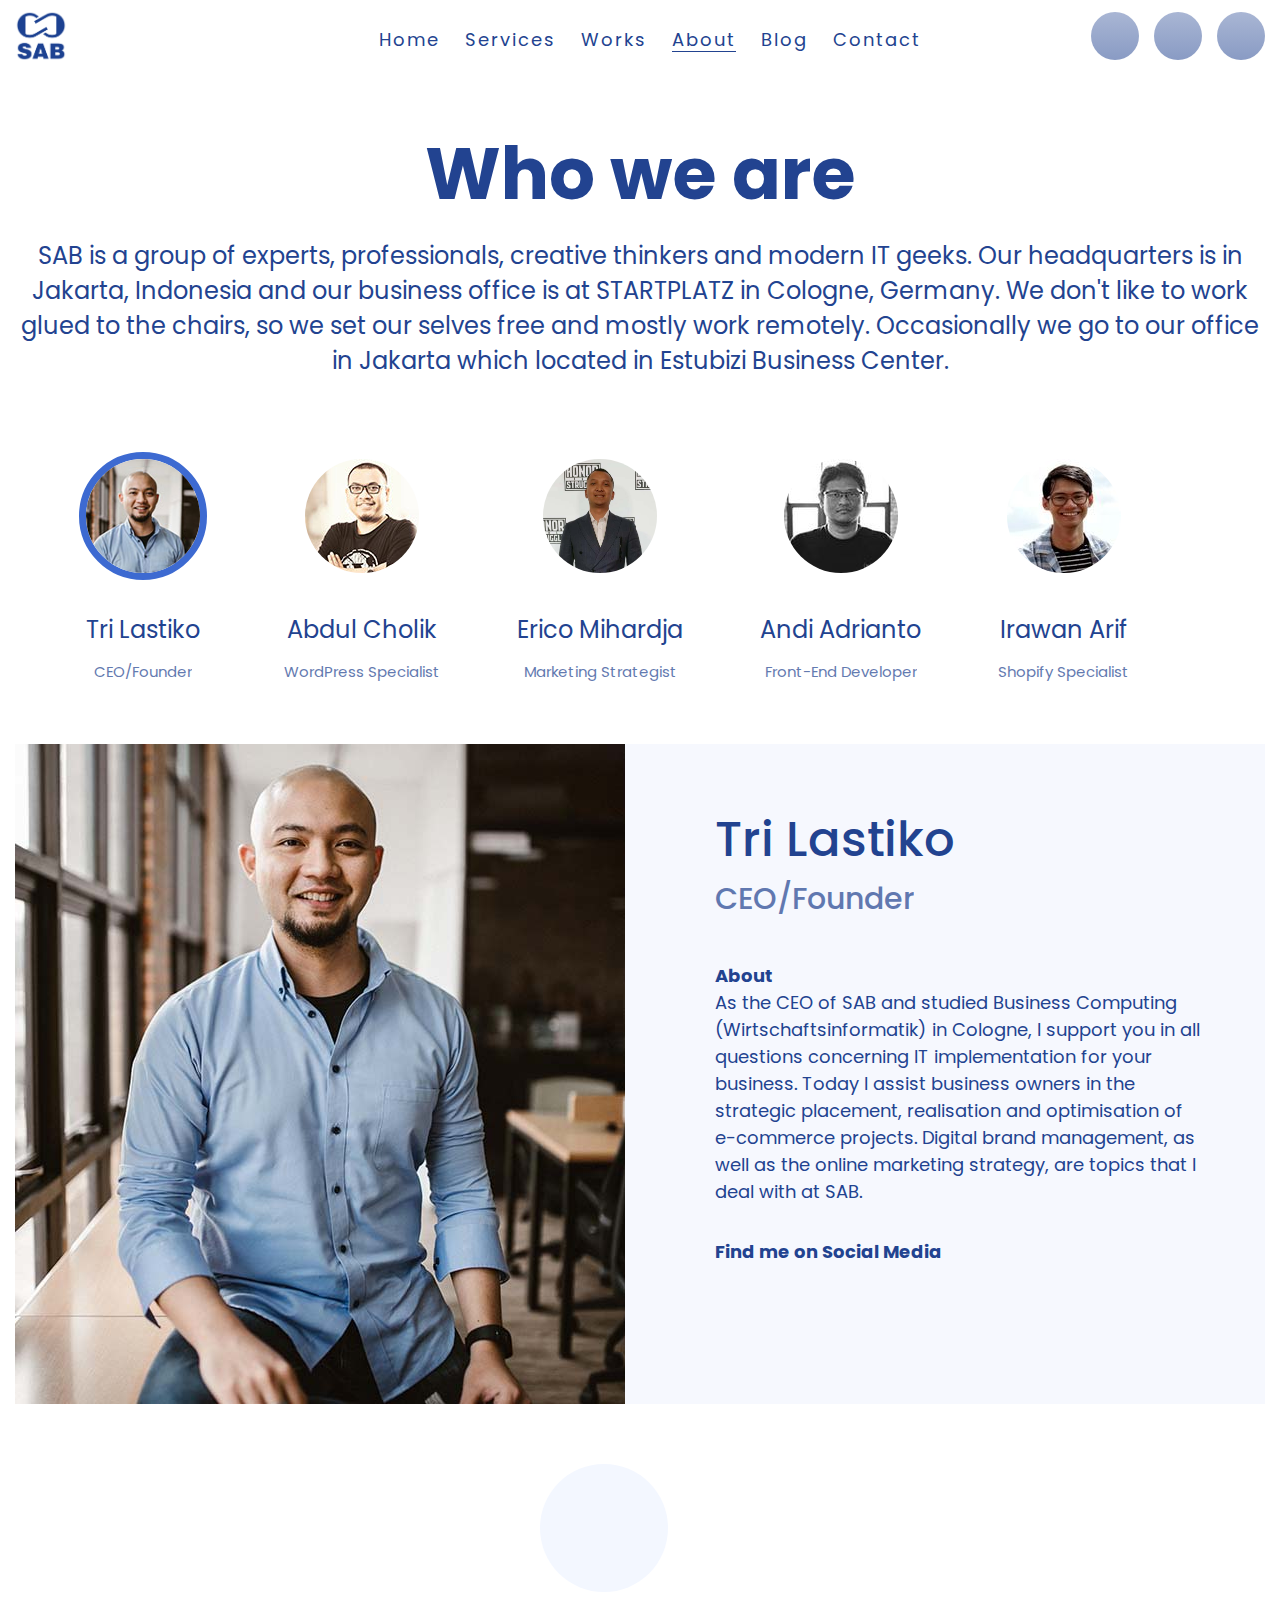
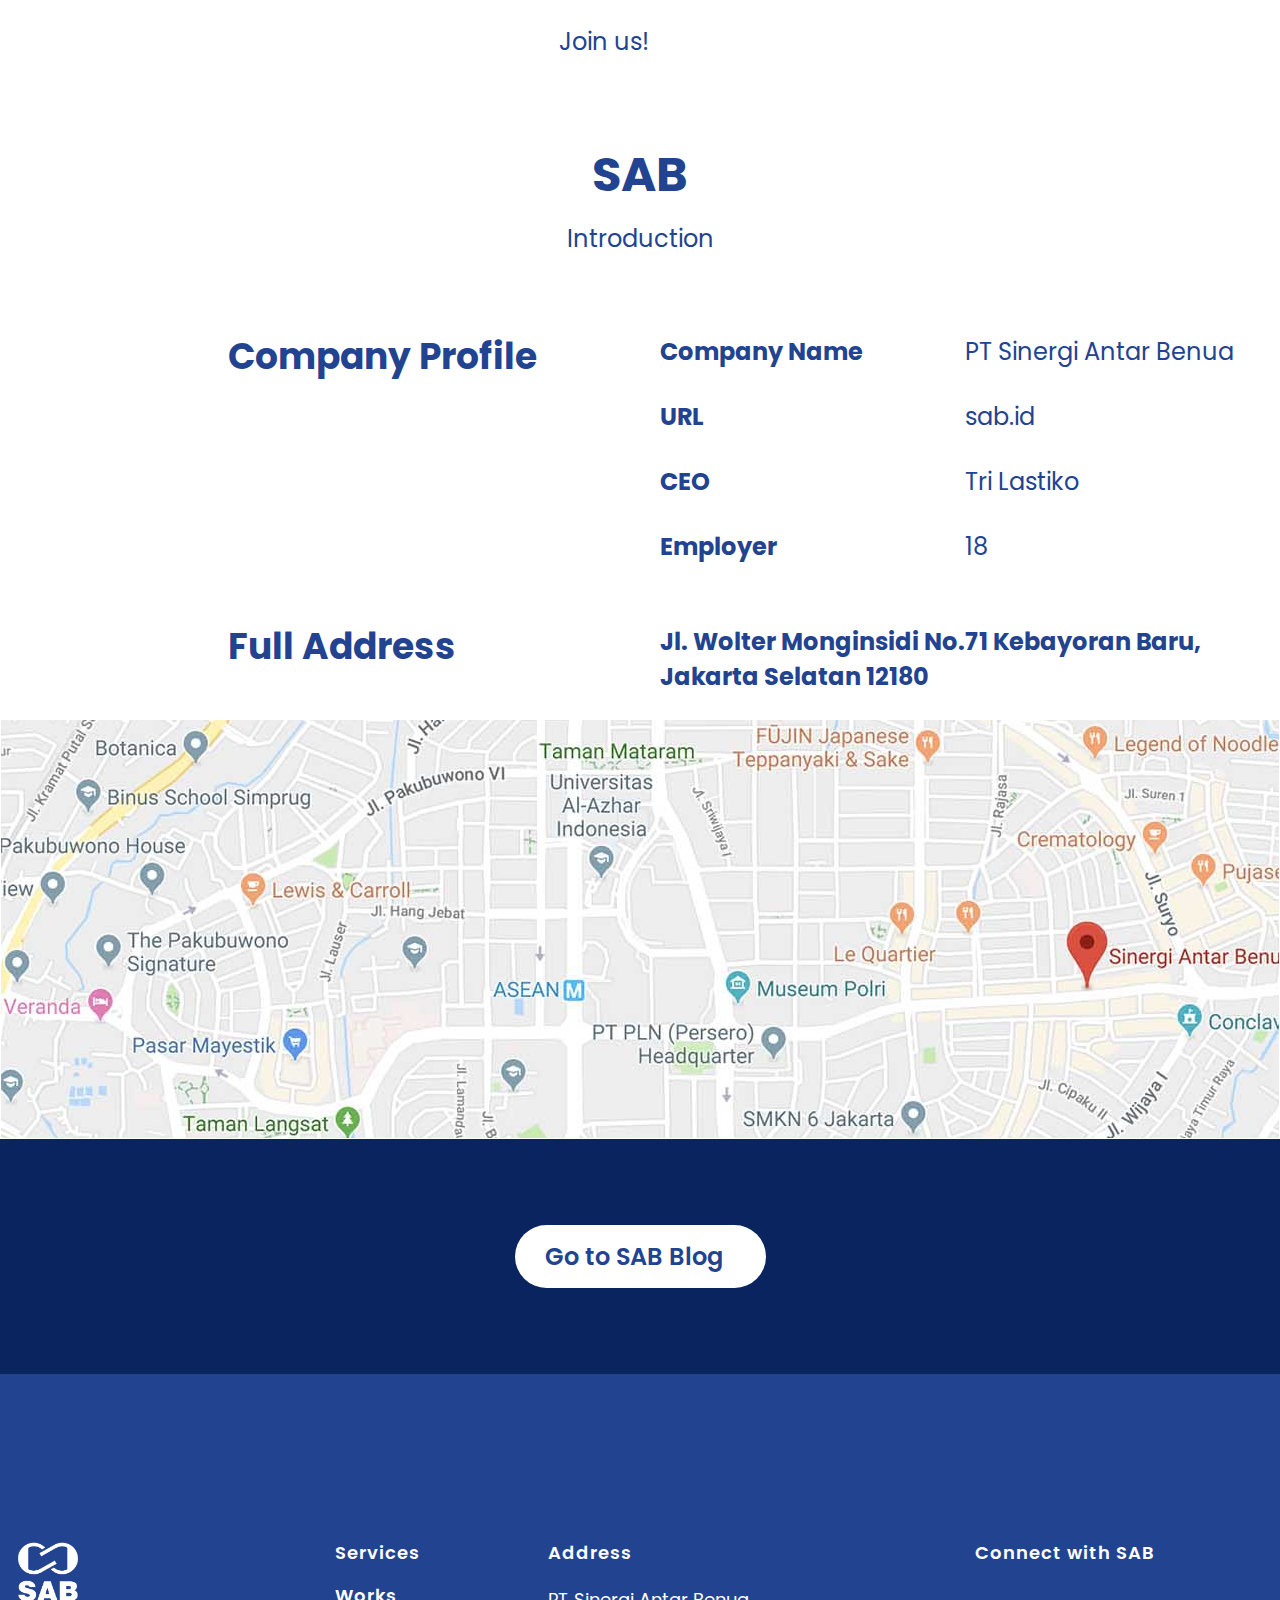
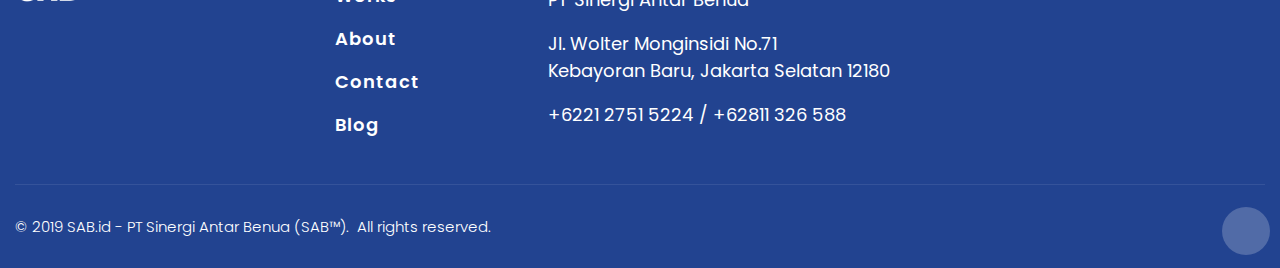
<file: about.html>
<!DOCTYPE html>
<html lang="en">

<head>
    <meta charset="utf-8">
    <meta content="width=device-width, initial-scale=1, shrink-to-fit=no" name="viewport">
    <meta content="SAB is a group of experts, professionals, creative thinkers and modern IT geeks. Our offices are in Jakarta and Cologne. We offer Web Development, E-Commerce, Custom Software, and Mobile Apps. All integrated with Digital Marketing, Instagram, Facebook, Google Ads, SEO." name="description">
    <meta content="SAB | PT Sinergi Antar Benua" name="author">
    <link rel="apple-touch-icon" sizes="180x180" href="images/favicon/apple-touch-icon.png">
    <link rel="icon" type="image/png" sizes="32x32" href="images/favicon/favicon-32x32.png">
    <link rel="icon" type="image/png" sizes="16x16" href="images/favicon/favicon-16x16.png">
    <link rel="manifest" href="images/favicon/site.webmanifest">
    <link rel="mask-icon" href="images/favicon/safari-pinned-tab.svg" color="#5bbad5">
    <link rel="shortcut icon" href="images/favicon/favicon.png">
    <meta name="msapplication-TileColor" content="#2d89ef">
    <meta name="msapplication-config" content="images/favicon/browserconfig.xml">
    <meta name="theme-color" content="#ffffff">
    <title>About - SAB | #SAByourBiz</title>

    <!-- Global site tag (gtag.js) - Google Analytics -->
    <script async src="https://www.googletagmanager.com/gtag/js?id=UA-111632731-7"></script>
    <script>
      window.dataLayer = window.dataLayer || [];
      function gtag(){dataLayer.push(arguments);}
      gtag('js', new Date());

      gtag('config', 'UA-111632731-7', { 'optimize_id': 'GTM-MTRBM4Q'});
    </script>

    <!-- Facebook Pixel Code -->
    <script>
      !function(f,b,e,v,n,t,s)
      {if(f.fbq)return;n=f.fbq=function(){n.callMethod?
      n.callMethod.apply(n,arguments):n.queue.push(arguments)};
      if(!f._fbq)f._fbq=n;n.push=n;n.loaded=!0;n.version='2.0';
      n.queue=[];t=b.createElement(e);t.async=!0;
      t.src=v;s=b.getElementsByTagName(e)[0];
      s.parentNode.insertBefore(t,s)}(window, document,'script',
      'https://connect.facebook.net/en_US/fbevents.js');
      fbq('init', '381747505760949');
      fbq('track', 'PageView');
    </script>
    <noscript><img height="1" width="1" style="display:none"
      src="https://www.facebook.com/tr?id=381747505760949&ev=PageView&noscript=1"
    /></noscript>
    <!-- End Facebook Pixel Code -->

    <!--Bootstrap core CSS-->
    <link href="assets/stylesheets/css/grid.min.css" rel="stylesheet">
    <link href="https://fonts.googleapis.com/css?family=Poppins:300,300i,400,400i,500,500i,600,600i,700,700i" rel="stylesheet">
    <link crossorigin="anonymous" href="https://use.fontawesome.com/releases/v5.7.1/css/all.css" integrity="sha384-fnmOCqbTlWIlj8LyTjo7mOUStjsKC4pOpQbqyi7RrhN7udi9RwhKkMHpvLbHG9Sr" rel="stylesheet">

    <!--Custom styles for this template-->
    <link href="assets/stylesheets/css/animate.css" rel="stylesheet">
    <link href="assets/stylesheets/css/style.css" rel="stylesheet">
</head>

<body class="sab-about-page">
    <header class="nav-sab">
        <div class="container">
            <div class="row align-items-center">
                <div class="col text-left"><a href="https://www.sab.id"><img src="images/logo.svg" alt="Sinergi Antar Benua"/></a></div>
                <div class="col text-menu text-right visible-xs"><span>Menu</span></div>
                <div class="menu-wrapper">
                    <div id="mainnav" class="nav ">
                        <ul class="nav-list">
                            <li><a  href="index.html"> Home </a></li>
                            <li><a href="service.html"> Services </a></li>
                            <li><a href="work.html"> Works</a></li>
                            <li><a class="active" href="about.html"> About </a></li>
                            <li><a href="https://www.sab.id/blog/"> Blog </a></li>
                            <li><a href="index.html#contact"> Contact </a></li>
                        </ul>
                        <ul class="d-sm-none nav-round">
                            <li><a href="http://bit.ly/SABcompro" target="_blank" title="Download SAB Company Profile"><i class="fas fa-arrow-down"></i></a></li>
                            <li><a href="https://api.whatsapp.com/send?phone=62811326588&text=" target="_blank" title="WhatsApp SAB"><i class="fas fa-phone"></i></a></li>
                            <li><a href="mailto:mail@sab.id" title="Email SAB"><i class="fas fa-envelope"></i></a></li>
                        </ul>
                    </div>
                </div>
                <div class="col text-right hidden-xs">
                    <ul class="nav nav-round">
                      <li><a href="http://bit.ly/SABcompro" target="_blank" title="Download SAB Company Profile"><i class="fas fa-arrow-down"></i></a></li>
                      <li><a href="https://api.whatsapp.com/send?phone=62811326588&text=" target="_blank" title="WhatsApp SAB"><i class="fas fa-phone"></i></a></li>
                      <li><a href="mailto:mail@sab.id" title="Email SAB"><i class="fas fa-envelope"></i></a></li>
                    </ul>
                </div>
            </div>
        </div>
    </header>
    <section class="header-about">
        <div class="container">
            <div class="row">
                <div class="col-sm-12">
                   <div class="page-title center">
                   <h1 class="title-section">Who we are</h1>
                   <p class="subtitle">SAB is a group of experts, professionals, creative thinkers and modern IT geeks. Our headquarters is in Jakarta, Indonesia and our business office is at STARTPLATZ in Cologne, Germany. We don't like to work glued to the chairs, so we set our selves free and mostly work remotely. Occasionally we go to our office in Jakarta which located in Estubizi Business Center.</p>
                   </div>
                </div>
            </div>
        </div>
    </section>
     <div class="space40">&nbsp;</div>
        <section class="sab-member-list">
        <div class="container">
            <div class="row">
                <div class="col-sm-12">
                   <ul class="team-list">
                       <li class="current" data-image="images/tiko-SAB.jpg" data-name="Tri Lastiko" data-position="CEO/Founder" data-description="As the CEO of SAB and studied Business Computing (Wirtschaftsinformatik) in Cologne, I support you in all questions concerning IT implementation for your business. Today I assist business owners in the strategic placement, realisation and optimisation of e-commerce projects. Digital brand management, as well as the online marketing strategy, are topics that I deal with at SAB." data-facebook="https://www.facebook.com/trilastiko" data-twitter="https://twitter.com/trilastiko" data-instagram="https://www.instagram.com/trilastiko" data-linkedin="https://www.linkedin.com/in/trilastiko">
                            <img src="images/team1.jpg" alt="Tri Lastiko" />
                            <span class="name">Tri Lastiko</span>
                            <span class="position">CEO/Founder</span>
                       </li>
                       <li data-image="images/abdul-SAB.jpg" data-name="Abdul Cholik" data-position="WordPress Specialist" data-description="As a tech specialist and studied programmer, I am responsible for turning your dream project into reality. My main task is to provide you with the best combination of commercial, technical and aesthetic aspects. I determine your wishes and adapt the project to your individual needs to achieve our common goals. The creation of positive synergies is essential because customer satisfaction is my top priority." data-facebook="https://www.facebook.com" data-twitter="https://twitter.com" data-instagram="https://www.instagram.com" data-linkedin="https://linkedin">
                            <img src="images/abdul-thumbnail.jpg" alt="Abdul Cholik" />
                            <span class="name">Abdul Cholik</span>
                            <span class="position">WordPress Specialist</span>
                       </li>
                       <li data-image="images/erico-SAB.jpg" data-name="Erico Mihardja" data-position="Marketing Strategist" data-description="As an e-commerce consultant at SAB and studied Business Marketing in San Francisco with a focus on Digital Business, I support you in the planning, conception and implementation of your project. During my studies, I was able to acquire diverse and practice-relevant knowledge in e-commerce, and now I implement my expertise in the various e-commerce projects and ensure a smooth and efficient project flow. I analyse possible optimisation potentials, implement promising measures and pay attention to quality assurance." data-facebook="https://www.facebook.com" data-twitter="https://twitter.com" data-instagram="https://www.instagram.com" data-linkedin="https://linkedin">
                            <img src="images/erico-thumbnail.jpg" alt="Erico Mihardja" />
                            <span class="name">Erico Mihardja</span>
                            <span class="position">Marketing Strategist</span>
                       </li>
                       <li data-image="images/andi-SAB.jpg" data-name="Andi Adrianto" data-position="Front-End Developer" data-description="As an e-commerce consultant at sabtech and studied Business Marketing in San Francisco with a focus on Digital Business, I support you in the planning, conception and implementation of your project. During my studies, I was able to acquire diverse and practice-relevant knowledge in e-commerce, and now I implement my expertise in the various e-commerce projects and ensure a smooth and efficient project flow. I analyse possible optimisation potentials, implement promising measures and pay attention to quality assurance." data-facebook="https://www.facebook.com" data-twitter="https://twitter.com" data-instagram="https://www.instagram.com" data-linkedin="https://linkedin">
                            <img src="images/andi-thumbnail.jpeg" alt="Andi Adrianto" />
                            <span class="name">Andi Adrianto</span>
                            <span class="position">Front-End Developer</span>
                       </li>
                       <li data-image="images/irawan-SAB.jpeg" data-name="Irawan Arif" data-position="Shopify Specialist" data-description="As an e-commerce consultant at sabtech and studied Business Marketing in San Francisco with a focus on Digital Business, I support you in the planning, conception and implementation of your project. During my studies, I was able to acquire diverse and practice-relevant knowledge in e-commerce, and now I implement my expertise in the various e-commerce projects and ensure a smooth and efficient project flow. I analyse possible optimisation potentials, implement promising measures and pay attention to quality assurance." data-facebook="https://www.facebook.com" data-twitter="https://twitter.com" data-instagram="https://www.instagram.com" data-linkedin="https://linkedin">
                            <img src="images/irawan-thumbnail.jpeg" alt="Irawan Arif" />
                            <span class="name">Irawan Arif</span>
                            <span class="position">Shopify Specialist</span>
                       </li>
                   </ul>

                   <div id="info-people-id" class="info-people-section">
                    <div class="container">
                       <div class="row">
                            <div class="col-12 col-lg-6"><img src="images/tiko-SAB.jpg" alt="Tri Lastiko" class="people img-responsive" /></div>
                            <div class="col-12 col-lg-6">

                                <div class="info-people">
                                    <h5 class="info-name">Tri Lastiko</h5>
                                    <h6 class="info-position">CEO/Founder</h6>
                                    <span class="bold">About</span>
                                    <p class="info-description">As the CEO of SAB and studied Business Computing (Wirtschaftsinformatik) in Cologne, I support you in all questions concerning IT implementation for your business. Today I assist business owners in the strategic placement, realisation and optimisation of e-commerce projects. Digital brand management, as well as the online marketing strategy, are topics that I deal with at SAB.</p>
                                    <span class="social-text bold">Find me on Social Media</span>
                                    <span class="sp"><a href="https://www.facebook.com/trilastiko" class="fb"><i class="fab fa-facebook" aria-hidden="true"></i></a></span>
                                    <span class="sp"><a href="https://twitter.com/trilastiko" class="tw"><i class="fab fa-twitter" aria-hidden="true"></i></a></span>
                                    <span class="sp"><a href="https://www.instagram.com/trilastiko" class="ig"><i class="fab fa-instagram" aria-hidden="true"></i></a></span>
                                    <span class="sp"><a href="https://www.linkedin.com/in/trilastiko" class="ln"><i class="fab fa-linkedin" aria-hidden="true"></i></a></span>
                                </div>

                            </div>
                       </div>
                    </div>
                    </div>

                   <ul class="team-list">
                       <!-- <li>
                            <img src="images/team1.jpg" alt="Tri Lastiko" />
                            <span class="name">Fauzi Assegaf</span>
                            <span class="position">Mobile Apps Specialist</span>
                       </li>
                       <li>
                            <img src="images/team1.jpg" alt="Tri Lastiko" />
                            <span class="name">Tri Lastiko</span>
                            <span class="position">CEO</span>
                       </li> -->
                       <li class="join">
                            <span class="tojoin"><a href="#"><i class="fa fa-plus" aria-hidden="true"></i></a></span>
                            <span class="name">Join us!</span>
                       </li>
                   </ul>
                </div>
            </div>
        </div>
    </section>
     <div class="space40">&nbsp;</div>
    <section class="profile-sab">
        <div class="container">
            <div class="row">
                <div class="col-sm-12">
                    <h2 class="title-section">SAB</h2>
                    <p class="subtitle">Introduction</p>
                </div>
            </div>
            <div class="space40">&nbsp;</div>
            <div class="row">
                <div class="offset-sm-2 col-sm-4">
                    <h3 class="bold">Company Profile</h3>
                </div>
                <div class="col-sm-6">
                    <dl class="info">
                       <dt>Company Name</dt>
                       <dd>PT Sinergi Antar Benua</dd>
                       <dt>URL</dt>
                       <dd>sab.id</dd>
                       <dt>CEO</dt>
                       <dd>Tri Lastiko</dd>
                       <dt>Employer</dt>
                       <dd>18</dd>
                    </dl>
                </div>
            </div>
            <div class="row">
                <div class="offset-sm-2 col-sm-4">
                    <h3 class="bold">Full Address</h3>
                </div>
                <div class="col-sm-6">
                    <dl class="info">
                       <dt class="expand">Jl. Wolter Monginsidi No.71
Kebayoran Baru, Jakarta Selatan 12180</dt>
                    </dl>
                </div>
            </div>
        </div>
        <div class="row">
                <div class="col-sm-12">
                    <div class="container-map">
                        <a href="https://www.google.com/maps/place/Sinergi+Antar+Benua/@-6.2394641,106.8126183,17.04z/data=!4m5!3m4!1s0x0:0x410415fa4021bf0a!8m2!3d-6.238843!4d106.812041" target="_blank"><img src="images/map-sab.jpg" alt="Sinergi Antar Benua"></a>
                    </div>
                </div>
        </div>
    </section>
    <section class="service-sab">
        <div class="container">
            <div class="button-sab-center"><a class="btn btn-white text-center" href="https://www.sab.id/blog/">Go to SAB Blog  &nbsp;<i class="fas fa-arrow-right"></i></a></div>
        </div>
    </section>
    <footer>
        <div class="container footer-wrapper">
            <div class="row">
                <div class="col-md-12 col-lg-3 wf-logo"><a href="https://www.sab.id" rel="follow"><img src="images/sab-white.svg" alt="Sinergi Antar Benua"></a></div>
                <div class="col-md-3 col-lg-2">
                    <ul class="link-sab">
                        <li><a href="service.html">Services</a></li>
                        <li><a href="work.html">Works</a></li>
                        <li><a href="about.html">About</a></li>
                        <li><a href="#contact">Contact</a></li>
                        <li><a href="https://www.sab.id/blog/">Blog</a></li>

                    </ul>
                </div>
                <div class="col-md-5 col-lg-4">
                    <h3 class="widget-title">Address</h3>
                    <p>PT Sinergi Antar Benua</p>
                    <p>Jl. Wolter Monginsidi No.71 <br>Kebayoran Baru, Jakarta Selatan 12180 </p>
                    <p>+6221 2751 5224 / +62811 326 588</p>
                </div>
                <div class="col-md-4 col-lg-3">
                    <h3 class="widget-title">Connect with SAB</h3>
                    <ul class="socmed-sab">
                        <li><a href="https://www.facebook.com/SAByourBiz" target="_blank"rel="nofollow"><i class="fab fa-facebook"></i></a></li>
                        <li><a href="https://twitter.com/SAByourBiz" target="_blank" rel="nofollow"><i class="fab fa-twitter "></i></a></li>
                        <li ><a href="https://www.instagram.com/SAByourBiz" target="_blank"><i class="fab fa-instagram "></i></a></li>
                    </ul>
                </div>
            </div>
            <hr class="hr-sab">
            <div class="row">
                <div class="col-sm-12">
                    <p class="copyright">© 2019 <a href="https://www.sab.id">SAB.id</a> - PT Sinergi Antar Benua (SAB™). &nbsp;All rights reserved.</p>
                    <a class="to-top"><i class="fas fa-arrow-up"></i></a>
                </div>
            </div>
        </div>
    </footer>
    <script src="assets/javascripts/jquery-3.3.0.min.js"></script>
    <script type="text/javascript" src="https://maps.google.com/maps/api/js?key=AIzaSyA1UhCOI_7cG8aUBP9FYDef3LXLRoG72CI"></script>
    <script src="assets/javascripts/custom.js"></script>

</body>

</html>
</file>
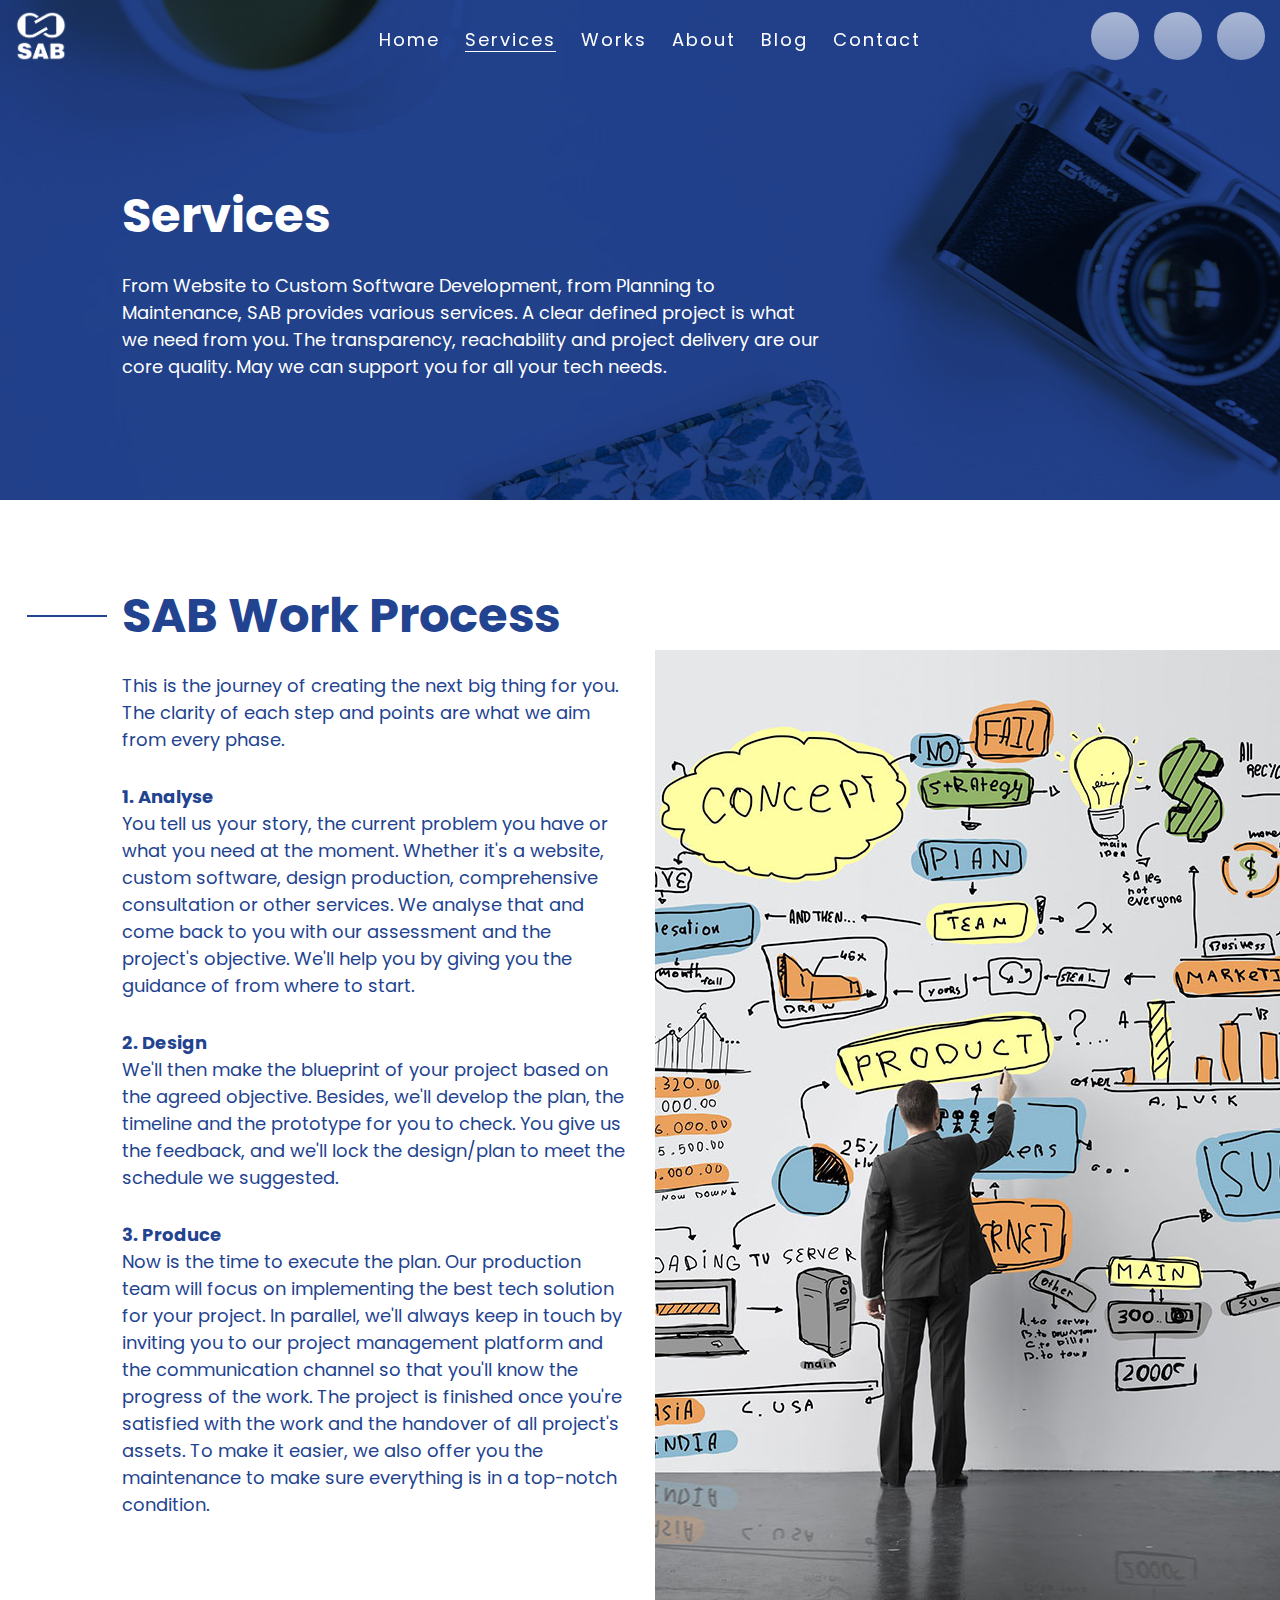
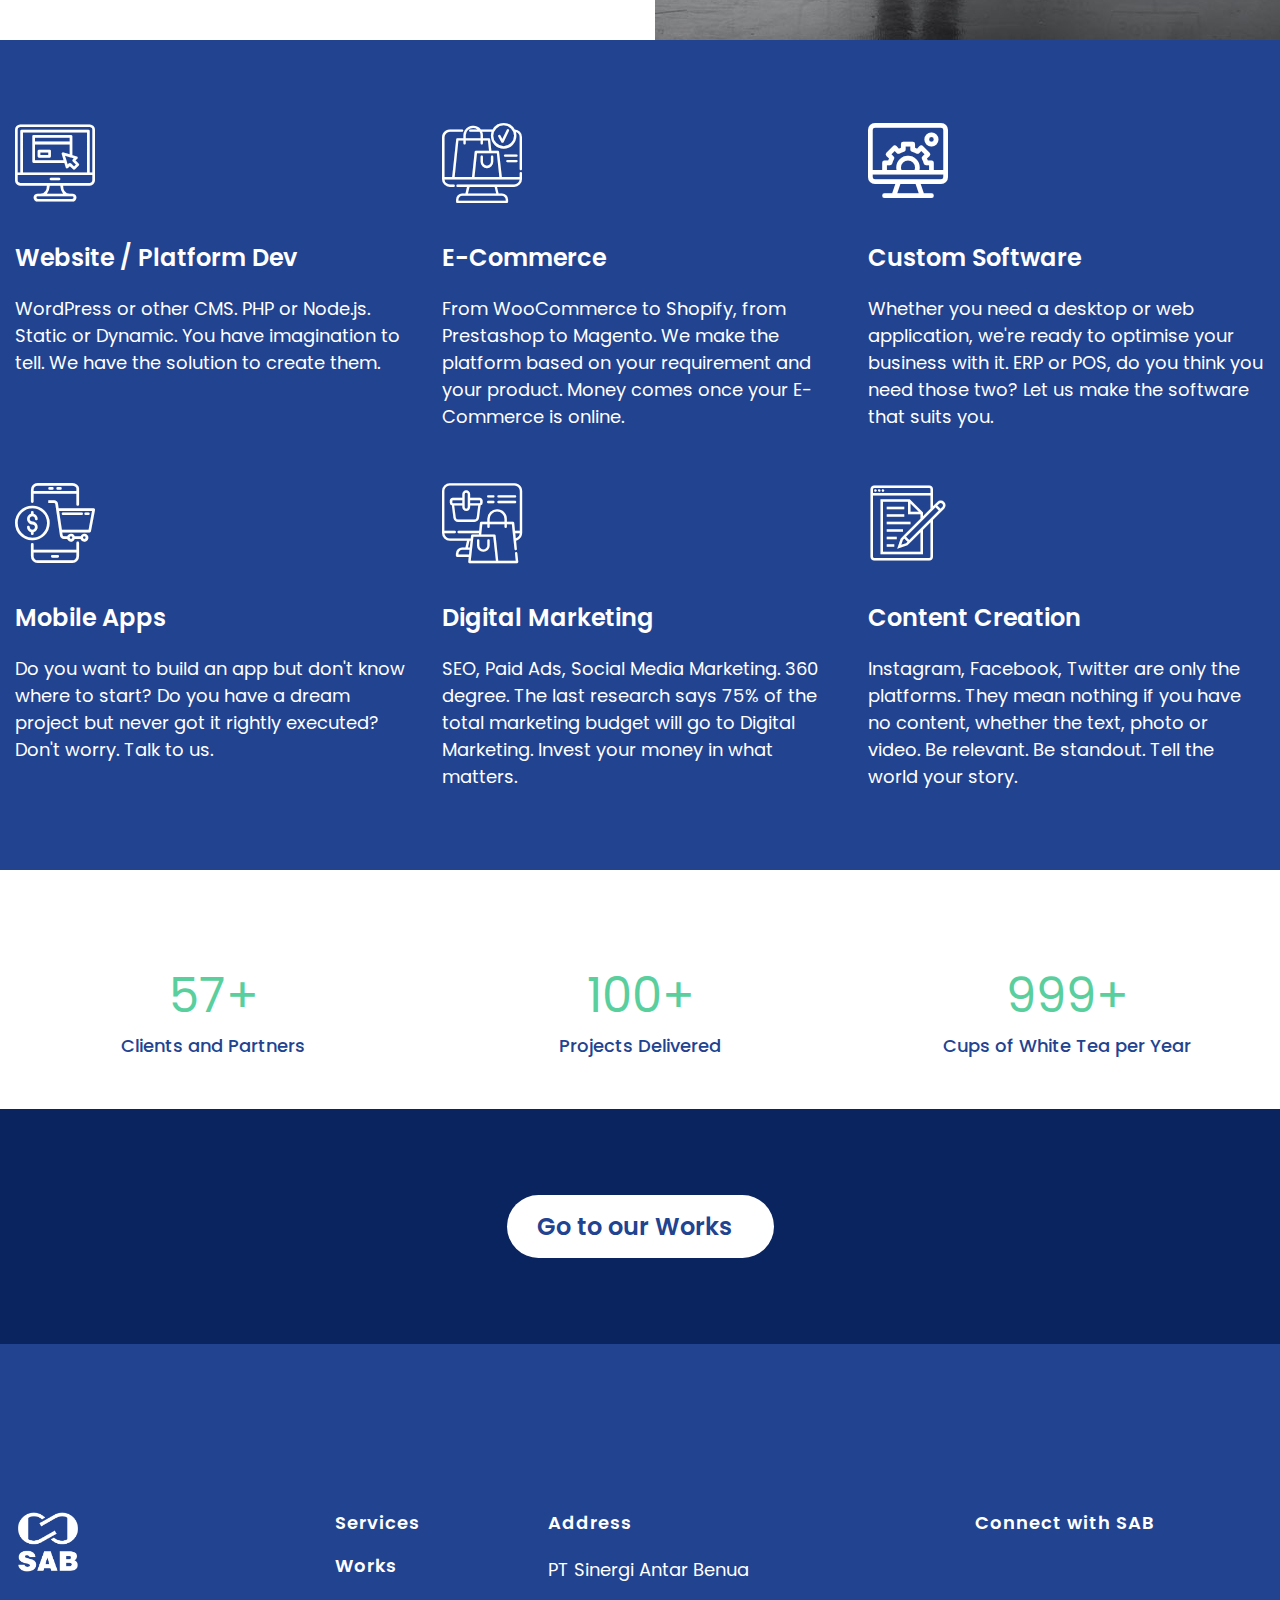
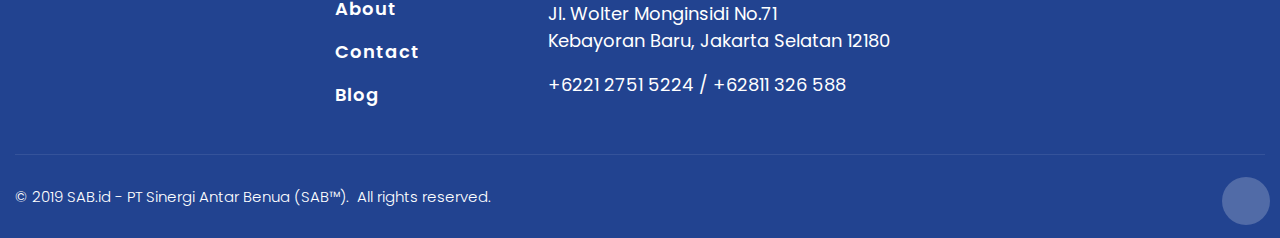
<file: service.html>
<!DOCTYPE html>
<html lang="en">

<head>
    <meta charset="utf-8">
    <meta content="width=device-width, initial-scale=1, shrink-to-fit=no" name="viewport">
    <meta content="SAB services: Web Development, E-Commerce, Custom Software, and Mobile Apps. All integrated with Digital Marketing, Instagram, Facebook, Google Ads, SEO." name="description">
    <meta content="SAB | PT Sinergi Antar Benua" name="author">
    <link rel="apple-touch-icon" sizes="180x180" href="images/favicon/apple-touch-icon.png">
    <link rel="icon" type="image/png" sizes="32x32" href="images/favicon/favicon-32x32.png">
    <link rel="icon" type="image/png" sizes="16x16" href="images/favicon/favicon-16x16.png">
    <link rel="manifest" href="images/favicon/site.webmanifest">
    <link rel="mask-icon" href="images/favicon/safari-pinned-tab.svg" color="#5bbad5">
    <link rel="shortcut icon" href="images/favicon/favicon.png">
    <meta name="msapplication-TileColor" content="#2d89ef">
    <meta name="msapplication-config" content="images/favicon/browserconfig.xml">
    <meta name="theme-color" content="#ffffff">
    <title>Services - SAB | #SAByourBiz</title>

    <!-- Global site tag (gtag.js) - Google Analytics -->
    <script async src="https://www.googletagmanager.com/gtag/js?id=UA-111632731-7"></script>
    <script>
      window.dataLayer = window.dataLayer || [];
      function gtag(){dataLayer.push(arguments);}
      gtag('js', new Date());

      gtag('config', 'UA-111632731-7', { 'optimize_id': 'GTM-MTRBM4Q'});
    </script>

    <!-- Facebook Pixel Code -->
    <script>
      !function(f,b,e,v,n,t,s)
      {if(f.fbq)return;n=f.fbq=function(){n.callMethod?
      n.callMethod.apply(n,arguments):n.queue.push(arguments)};
      if(!f._fbq)f._fbq=n;n.push=n;n.loaded=!0;n.version='2.0';
      n.queue=[];t=b.createElement(e);t.async=!0;
      t.src=v;s=b.getElementsByTagName(e)[0];
      s.parentNode.insertBefore(t,s)}(window, document,'script',
      'https://connect.facebook.net/en_US/fbevents.js');
      fbq('init', '381747505760949');
      fbq('track', 'PageView');
    </script>
    <noscript><img height="1" width="1" style="display:none"
      src="https://www.facebook.com/tr?id=381747505760949&ev=PageView&noscript=1"
    /></noscript>
    <!-- End Facebook Pixel Code -->

    <!--Bootstrap core CSS-->
    <link href="assets/stylesheets/css/grid.min.css" rel="stylesheet">
    <link href="https://fonts.googleapis.com/css?family=Poppins:300,300i,400,400i,500,500i,600,600i,700,700i" rel="stylesheet">
    <link crossorigin="anonymous" href="https://use.fontawesome.com/releases/v5.7.1/css/all.css" integrity="sha384-fnmOCqbTlWIlj8LyTjo7mOUStjsKC4pOpQbqyi7RrhN7udi9RwhKkMHpvLbHG9Sr" rel="stylesheet">

    <!--Custom styles for this template-->
    <link href="assets/stylesheets/css/animate.css" rel="stylesheet">
    <link href="assets/stylesheets/css/flaticon.css" rel="stylesheet">
    <link href="assets/stylesheets/css/style.css" rel="stylesheet">
</head>

<body class="sab-service-page">
    <header class="nav-sab transparent">
        <div class="container">
            <div class="row align-items-center">
                <div class="col text-left"><a href="https://www.sab.id"><img src="images/logo-white.svg" alt="Sinergi Antar Benua"/></a></div>
                <div class="col text-menu text-right visible-xs"><span>Menu</span></div>
                <div class="menu-wrapper">
                    <div id="mainnav" class="nav ">
                        <ul class="nav-list">
                            <li><a href="index.html"> Home </a></li>
                            <li><a class="active" href="service.html"> Services </a></li>
                            <li><a href="work.html"> Works</a></li>
                            <li><a href="about.html"> About </a></li>
                            <li><a href="https://www.sab.id/blog/"> Blog </a></li>
                            <li><a href="index.html#contact"> Contact </a></li>
                        </ul>
                        <ul class="d-sm-none nav-round">
                          <li><a href="http://bit.ly/SABcompro" target="_blank" title="Download SAB Company Profile"><i class="fas fa-arrow-down"></i></a></li>
                          <li><a href="https://api.whatsapp.com/send?phone=62811326588&text=" target="_blank" title="WhatsApp SAB"><i class="fas fa-phone"></i></a></li>
                          <li><a href="mailto:mail@sab.id" title="Email SAB"><i class="fas fa-envelope"></i></a></li>
                        </ul>
                    </div>
                </div>
                <div class="col text-right hidden-xs">
                    <ul class="nav nav-round">
                      <li><a href="http://bit.ly/SABcompro" target="_blank" title="Download SAB Company Profile"><i class="fas fa-arrow-down"></i></a></li>
                      <li><a href="https://api.whatsapp.com/send?phone=62811326588&text=" target="_blank" title="WhatsApp SAB"><i class="fas fa-phone"></i></a></li>
                      <li><a href="mailto:mail@sab.id" title="Email SAB"><i class="fas fa-envelope"></i></a></li>
                    </ul>
                </div>
            </div>
        </div>
    </header>
    <section class="header-service mar-btm-80">
        <div class="container">
            <div class="row">
                <div class="offset-sm-1 col-sm-11">
                   <div class="page-title">
                   <h1 class="title-default">Services</h1>
                   <p>From Website to Custom Software Development, from Planning to Maintenance, SAB provides various services. A clear defined project is what we need from you. The transparency, reachability and project delivery are our core quality. May we can support you for all your tech needs. </p>
                   </div>
                </div>
            </div>
        </div>
    </section>
    <section class="our-process">
        <div class="container">
           <div class="row">
           <div class="offset-sm-1 col-lg-5">
                <h2 class="bold">SAB Work Process </h2>
                <p>This is the journey of creating the next big thing for you. The clarity of each step and points are what we aim from every phase.</p>
                <ul class="process-list">
                    <li>
                        <h6 class="bold mar-btm-0">1. Analyse</h6>
                        <p>You tell us your story, the current problem you have or what you need at the moment.  Whether it's a website, custom software, design production, comprehensive consultation or other services. We analyse that and come back to you with our assessment and the project's objective. We'll help you by giving you the guidance of from where to start.</p>
                    </li>
                    <li>
                        <h6 class="bold mar-btm-0">2. Design</h6>
                        <p>We'll then make the blueprint of your project based on the agreed objective. Besides, we'll develop the plan, the timeline and the prototype for you to check. You give us the feedback, and we'll lock the design/plan to meet the schedule we suggested.</p>
                    </li>
                    <li>
                        <h6 class="bold mar-btm-0">3. Produce</h6>
                        <p>Now is the time to execute the plan. Our production team will focus on implementing the best tech solution for your project. In parallel, we'll always keep in touch by inviting you to our project management platform and the communication channel so that you'll know the progress of the work. The project is finished once you're satisfied with the work and the handover of all project's assets. To make it easier, we also offer you the maintenance to make sure everything is in a top-notch condition.</p>
                    </li>
                </ul>
           </div>
           <div class="col-lg-6 img-our-process">
                <img src="images/our-process2.jpg" alt="Our Process" />
           </div>
           </div>
        </div>
    </section>
    <section class="servis-category blue-section text-center text-md-left">
        <div class="container">
            <div class="row">
                        <div class="col-sm-6 col-lg-4"><div class="icon-wrapper"><i class="flaticon-monitor float"></i></div>
                            <h3 class="semibold">Website / Platform Dev</h3>
                            <p class="mar-btm-50">WordPress or other CMS. PHP or Node.js. Static or Dynamic. You have imagination to tell. We have the solution to create them.</p>
                        </div>
                        <div class="col-sm-6 col-lg-4"><div class="icon-wrapper"><i class="flaticon-shopping-1 float"></i></div>
                            <h3 class="semibold">E-Commerce</h3>
                            <p class="mar-btm-50">From WooCommerce to Shopify, from Prestashop to Magento. We make the platform based on your requirement and your product. Money comes once your E-Commerce is online.</p>
                        </div>
                        <div class="col-sm-6 col-lg-4"><div class="icon-wrapper"><i class="flaticon-cms float"></i></div>
                            <h3 class="semibold">Custom Software</h3>
                            <p class="mar-btm-50">Whether you need a desktop or web application, we're ready to optimise your business with it. ERP or POS, do you think you need those two? Let us make the software that suits you.</p>
                        </div>
                        <div class="col-sm-6 col-lg-4"><div class="icon-wrapper"><i class="flaticon-mobile-shopping float"></i></div>
                            <h3 class="semibold">Mobile Apps</h3>
                            <p class="mar-btm-50">Do you want to build an app but don't know where to start? Do you have a dream project but never got it rightly executed? Don't worry. Talk to us.</p>
                        </div>
                        <div class="col-sm-6 col-lg-4"><div class="icon-wrapper"><i class="flaticon-shopping float"></i></div>
                            <h3 class="semibold">Digital Marketing</h3>
                            <p class="mar-btm-50">SEO, Paid Ads, Social Media Marketing. 360 degree. The last research says 75% of the total marketing budget will go to Digital Marketing. Invest your money in what matters.</p>
                        </div>
                        <div class="col-sm-6 col-lg-4"><div class="icon-wrapper"><i class="flaticon-writing float"></i></div>
                            <h3 class="semibold">Content Creation</h3>
                            <p class="mar-btm-50">Instagram, Facebook, Twitter are only the platforms. They mean nothing if you have no content, whether the text, photo or video. Be relevant. Be standout. Tell the world your story.</p>
                        </div>
                </div>
        </div>
    </section>
    <section class="count-sab">
        <div class="container">
            <div class="row">
                <div class="col">
                  <h2 class="text-center"><span class="counter">57</span>+</h2>
                  <h6 class="text-center mar-btm-50">Clients and Partners</h6>
              </div>
                <div class="col">
                    <h2 class="text-center"><span class="counter">100</span>+</h2>
                    <h6 class="text-center mar-btm-50">Projects Delivered</h6>
                </div>
                <div class="col">
                    <h2 class="text-center"><span class="counter">999</span>+</h2>
                    <h6 class="text-center mar-btm-50">Cups of White Tea per Year</h6>
                </div>
            </div>
        </div>
    </section>
    <!-- <section class="services-section-sab mar-btm-50">
        <div class="container">
            <div class="row">
                <div class="col-sm-12">
                    <h2 class="font-bold mar-btm-0">Website/Platform Development</h2>
                    <p class="tdesc">Dapibus eros non nisi modern sollicitudin sollicitudin. </p>
                </div>
            </div>
        </div>
        <div class="container">
            <div class="row">
                <div class="col-lg-12 text-center text-md-left">
                    <div class="row">
                        <div class="col-sm-4"><div class="icon-wrapper"><i class="flaticon-handshake float"></i></div>
                            <h3 class="semibold">Business & Coorporate</h3>
                            <p class="mar-btm-80">Duis dapibus eros non nisi modern sollicitudin sollicitudin.</p>
                        </div>
                        <div class="col-sm-4"><div class="icon-wrapper"><i class="flaticon-employee float"></i></div>
                            <h3 class="semibold">Personal</h3>
                            <p class="mar-btm-50">Duis dapibus eros non nisi modern sollicitudin sollicitudin.</p>
                        </div>
                        <div class="col-sm-4"><div class="icon-wrapper"><i class="flaticon-startup float"></i></div>
                            <h3 class="semibold">Startup</h3>
                            <p class="mar-btm-50">Duis dapibus eros non nisi modern sollicitudin sollicitudin.</p>
                        </div>
                </div>
            </div>
        </div>
        <div class="row">
                <div class="col mar-btm-20"><div class="sab-hr"></div></div>
            </div>
        </div>
    </section>
    <section class="services-section-sab mar-btm-50">
        <div class="container">
            <div class="row">
                <div class="col-sm-12 text-center text-md-left">
                    <h2 class="font-bold mar-btm-0">E-Commerce</h2>
                    <p class="tdesc">Dapibus eros non nisi modern sollicitudin sollicitudin. </p>
                </div>
            </div>
        </div>
        <div class="container">
            <div class="row">
                <div class="col-lg-12 text-center text-md-left">
                    <div class="row">
                        <div class="col-sm-4"><div class="icon-wrapper"><i class="flaticon-high-heels float"></i></div>
                            <h3 class="semibold">Fashion</h3>
                            <p class="mar-btm-80">Duis dapibus eros non nisi modern sollicitudin sollicitudin.</p>
                        </div>
                        <div class="col-sm-4"><div class="icon-wrapper"><i class="flaticon-responsive float"></i></div>
                            <h3 class="semibold">Electronic</h3>
                            <p class="mar-btm-50">Duis dapibus eros non nisi modern sollicitudin sollicitudin.</p>
                        </div>
                        <div class="col-sm-4"><div class="icon-wrapper"><i class="flaticon-fast-food float"></i></div>
                            <h3 class="semibold">Food & Drinks</h3>
                            <p class="mar-btm-50">Duis dapibus eros non nisi modern sollicitudin sollicitudin.</p>
                        </div>
                        <div class="col-sm-4"><div class="icon-wrapper"><i class="flaticon-newspaper float"></i></div>
                            <h3 class="semibold">News & Magazine</h3>
                            <p class="mar-btm-80">Duis dapibus eros non nisi modern sollicitudin sollicitudin.</p>
                        </div>
                        <div class="col-sm-4"><div class="icon-wrapper"><i class="flaticon-excavator float"></i></div>
                            <h3 class="semibold">Industrial & Tools</h3>
                            <p class="mar-btm-50">Duis dapibus eros non nisi modern sollicitudin sollicitudin.</p>
                        </div>
                        <div class="col-sm-4"><div class="icon-wrapper"><i class="flaticon-smiling-baby float"></i></div>
                            <h3 class="semibold">Baby</h3>
                            <p class="mar-btm-50">Duis dapibus eros non nisi modern sollicitudin sollicitudin.</p>
                        </div>
                        <div class="col-sm-4"><div class="icon-wrapper"><i class="flaticon-makeup float"></i></div>
                            <h3 class="semibold">Beauty</h3>
                            <p class="mar-btm-80">Duis dapibus eros non nisi modern sollicitudin sollicitudin.</p>
                        </div>
                        <div class="col-sm-4"><div class="icon-wrapper"><i class="flaticon-heart float"></i></div>
                            <h3 class="semibold">Health</h3>
                            <p class="mar-btm-50">Duis dapibus eros non nisi modern sollicitudin sollicitudin.</p>
                        </div>
                        <div class="col-sm-4"><div class="icon-wrapper"><i class="flaticon-blender float"></i></div>
                            <h3 class="semibold">Home Kitchen</h3>
                            <p class="mar-btm-50">Duis dapibus eros non nisi modern sollicitudin sollicitudin.</p>
                        </div>
                        <div class="col-sm-4"><div class="icon-wrapper"><i class="flaticon-tennis float"></i></div>
                            <h3 class="semibold">Sport & Outdoors</h3>
                            <p class="mar-btm-80">Duis dapibus eros non nisi modern sollicitudin sollicitudin.</p>
                        </div>
                        <div class="col-sm-4"><div class="icon-wrapper"><i class="flaticon-train-toy float"></i></div>
                            <h3 class="semibold">Toys & Game</h3>
                            <p class="mar-btm-50">Duis dapibus eros non nisi modern sollicitudin sollicitudin.</p>
                        </div>
                </div>
            </div>
        </div>
        <div class="row">
                <div class="col mar-btm-20"><div class="sab-hr"></div></div>
            </div>
        </div>
    </section>
    <section class="services-section-sab mar-btm-50">
        <div class="container">
            <div class="row">
                <div class="col-sm-12">
                    <h2 class="font-bold mar-btm-0">Custom Software</h2>
                    <p class="tdesc">Dapibus eros non nisi modern sollicitudin sollicitudin. </p>
                </div>
            </div>
        </div>
        <div class="container">
            <div class="row">
                <div class="col-lg-12 text-center text-md-left">
                    <div class="row">
                        <div class="col-sm-4"><div class="icon-wrapper"><i class="flaticon-cms float"></i></div>
                            <h3 class="semibold">Custom Software</h3>
                            <p class="mar-btm-80">Duis dapibus eros non nisi modern sollicitudin sollicitudin.</p>
                        </div>
                </div>
            </div>
        </div>
        <div class="row">
                <div class="col mar-btm-20"><div class="sab-hr"></div></div>
            </div>
        </div>
    </section>
    <section class="services-section-sab mar-btm-50">
        <div class="container">
            <div class="row">
                <div class="col-sm-12 text-center text-md-left">
                    <h2 class="font-bold mar-btm-0">Digital Marketing</h2>
                    <p class="tdesc">Dapibus eros non nisi modern sollicitudin sollicitudin. </p>
                </div>
            </div>
        </div>
        <div class="container">
            <div class="row">
                <div class="col-lg-12 text-center text-md-left">
                    <div class="row">
                        <div class="col-sm-4"><div class="icon-wrapper"><i class="flaticon-text float"></i></div>
                            <h3 class="semibold">Branding</h3>
                            <p class="mar-btm-80">Duis dapibus eros non nisi modern sollicitudin sollicitudin.</p>
                        </div>
                        <div class="col-sm-4"><div class="icon-wrapper"><i class="flaticon-target float"></i></div>
                            <h3 class="semibold">Seo</h3>
                            <p class="mar-btm-50">Duis dapibus eros non nisi modern sollicitudin sollicitudin.</p>
                        </div>
                        <div class="col-sm-4"><div class="icon-wrapper"><i class="flaticon-email float"></i></div>
                            <h3 class="semibold">Social Media</h3>
                            <p class="mar-btm-50">Duis dapibus eros non nisi modern sollicitudin sollicitudin.</p>
                        </div>
                        <div class="col-sm-4"><div class="icon-wrapper"><i class="flaticon-ads float"></i></div>
                            <h3 class="semibold">Paid Advertisment</h3>
                            <p class="mar-btm-50">Duis dapibus eros non nisi modern sollicitudin sollicitudin.</p>
                        </div>
                </div>
            </div>
        </div>
        <div class="row">
                <div class="col mar-btm-20"><div class="sab-hr"></div></div>
            </div>
        </div>
    </section>
     <section class="services-section-sab mar-btm-50">
        <div class="container">
            <div class="row">
                <div class="col-sm-12">
                    <h2 class="font-bold mar-btm-0">Content Creation</h2>
                    <p class="tdesc">Dapibus eros non nisi modern sollicitudin sollicitudin. </p>
                </div>
            </div>
        </div>
        <div class="container">
            <div class="row">
                <div class="col-lg-12 text-center text-md-left">
                    <div class="row">
                        <div class="col-sm-4"><div class="icon-wrapper"><i class="flaticon-paint-palette float"></i></div>
                            <h3 class="semibold">Design</h3>
                            <p class="mar-btm-80">Duis dapibus eros non nisi modern sollicitudin sollicitudin.</p>
                        </div>
                        <div class="col-sm-4"><div class="icon-wrapper"><i class="flaticon-history float"></i></div>
                            <h3 class="semibold">Writing</h3>
                            <p class="mar-btm-50">Duis dapibus eros non nisi modern sollicitudin sollicitudin.</p>
                        </div>
                        <div class="col-sm-4"><div class="icon-wrapper"><i class="flaticon-photo-camera float"></i></div>
                            <h3 class="semibold">Photography</h3>
                            <p class="mar-btm-50">Duis dapibus eros non nisi modern sollicitudin sollicitudin.</p>
                        </div>
                        <div class="col-sm-4"><div class="icon-wrapper"><i class="flaticon-video-player float"></i></div>
                            <h3 class="semibold">Videography</h3>
                            <p class="mar-btm-50">Duis dapibus eros non nisi modern sollicitudin sollicitudin.</p>
                        </div>
                </div>
            </div>
        </div>
        <div class="row">
                <div class="col mar-btm-20"><div class="sab-hr"></div></div>
            </div>
        </div>
    </section>
    <section class="services-section-sab mar-btm-50">
        <div class="container">
            <div class="row">
                <div class="col-sm-12">
                    <h2 class="font-bold mar-btm-0">Mobile Apps</h2>
                    <p class="tdesc">Dapibus eros non nisi modern sollicitudin sollicitudin. </p>
                </div>
            </div>
        </div>
        <div class="container">
            <div class="row">
                <div class="col-lg-12 text-center text-md-left">
                    <div class="row">
                       <div class="col-sm-4"><div class="icon-wrapper"><i class="flaticon-paint-palette float"></i></div>
                            <h3 class="semibold">Design</h3>
                            <p class="mar-btm-80">Duis dapibus eros non nisi modern sollicitudin sollicitudin.</p>
                        </div>
                        <div class="col-sm-4"><div class="icon-wrapper"><i class="flaticon-history float"></i></div>
                            <h3 class="semibold">Writing</h3>
                            <p class="mar-btm-50">Duis dapibus eros non nisi modern sollicitudin sollicitudin.</p>
                        </div>
                        <div class="col-sm-4"><div class="icon-wrapper"><i class="flaticon-photo-camera float"></i></div>
                            <h3 class="semibold">Photography</h3>
                            <p class="mar-btm-50">Duis dapibus eros non nisi modern sollicitudin sollicitudin.</p>
                        </div>
                </div>
            </div>
        </div>
    </section> -->
    <section class="service-sab">
        <div class="container">
            <div class="button-sab-center"><a class="btn btn-white text-center" href="work.html">Go to our Works  &nbsp;<i class="fas fa-arrow-right"></i></a></div>
        </div>
    </section>
    <footer>
        <div class="container footer-wrapper">
            <div class="row">
                <div class="col-md-12 col-lg-3 wf-logo"><a href="https://www.sab.id" rel="follow"><img src="images/sab-white.svg" alt="Sinergi Antar Benua"></a></div>
                <div class="col-md-3 col-lg-2">
                    <ul class="link-sab">
                        <li><a href="service.html">Services</a></li>
                        <li><a href="work.html">Works</a></li>
                        <li><a href="about.html">About</a></li>
                        <li><a href="#contact">Contact</a></li>
                        <li><a href="https://www.sab.id/blog/">Blog</a></li>

                    </ul>
                </div>
                <div class="col-md-5 col-lg-4">
                    <h3 class="widget-title">Address</h3>
                    <p>PT Sinergi Antar Benua</p>
                    <p>Jl. Wolter Monginsidi No.71 <br>Kebayoran Baru, Jakarta Selatan 12180 </p>
                    <p>+6221 2751 5224 / +62811 326 588</p>
                </div>
                <div class="col-md-4 col-lg-3">
                    <h3 class="widget-title">Connect with SAB</h3>
                    <ul class="socmed-sab">
                        <li><a href="https://www.facebook.com/SAByourBiz" target="_blank"rel="nofollow"><i class="fab fa-facebook"></i></a></li>
                        <li><a href="https://twitter.com/SAByourBiz" target="_blank" rel="nofollow"><i class="fab fa-twitter "></i></a></li>
                        <li ><a href="https://www.instagram.com/SAByourBiz" target="_blank"><i class="fab fa-instagram "></i></a></li>
                    </ul>
                </div>
            </div>
            <hr class="hr-sab">
            <div class="row">
                <div class="col-sm-12">
                    <p class="copyright">© 2019 <a href="https://www.sab.id">SAB.id</a> - PT Sinergi Antar Benua (SAB™). &nbsp;All rights reserved.</p>
                    <a class="to-top"><i class="fas fa-arrow-up"></i></a>
                </div>
            </div>
        </div>
    </footer>

    <script src="assets/javascripts/jquery-3.3.0.min.js"></script>
    <script src="assets/javascripts/custom.js"></script>


</body>

</html>
</file>
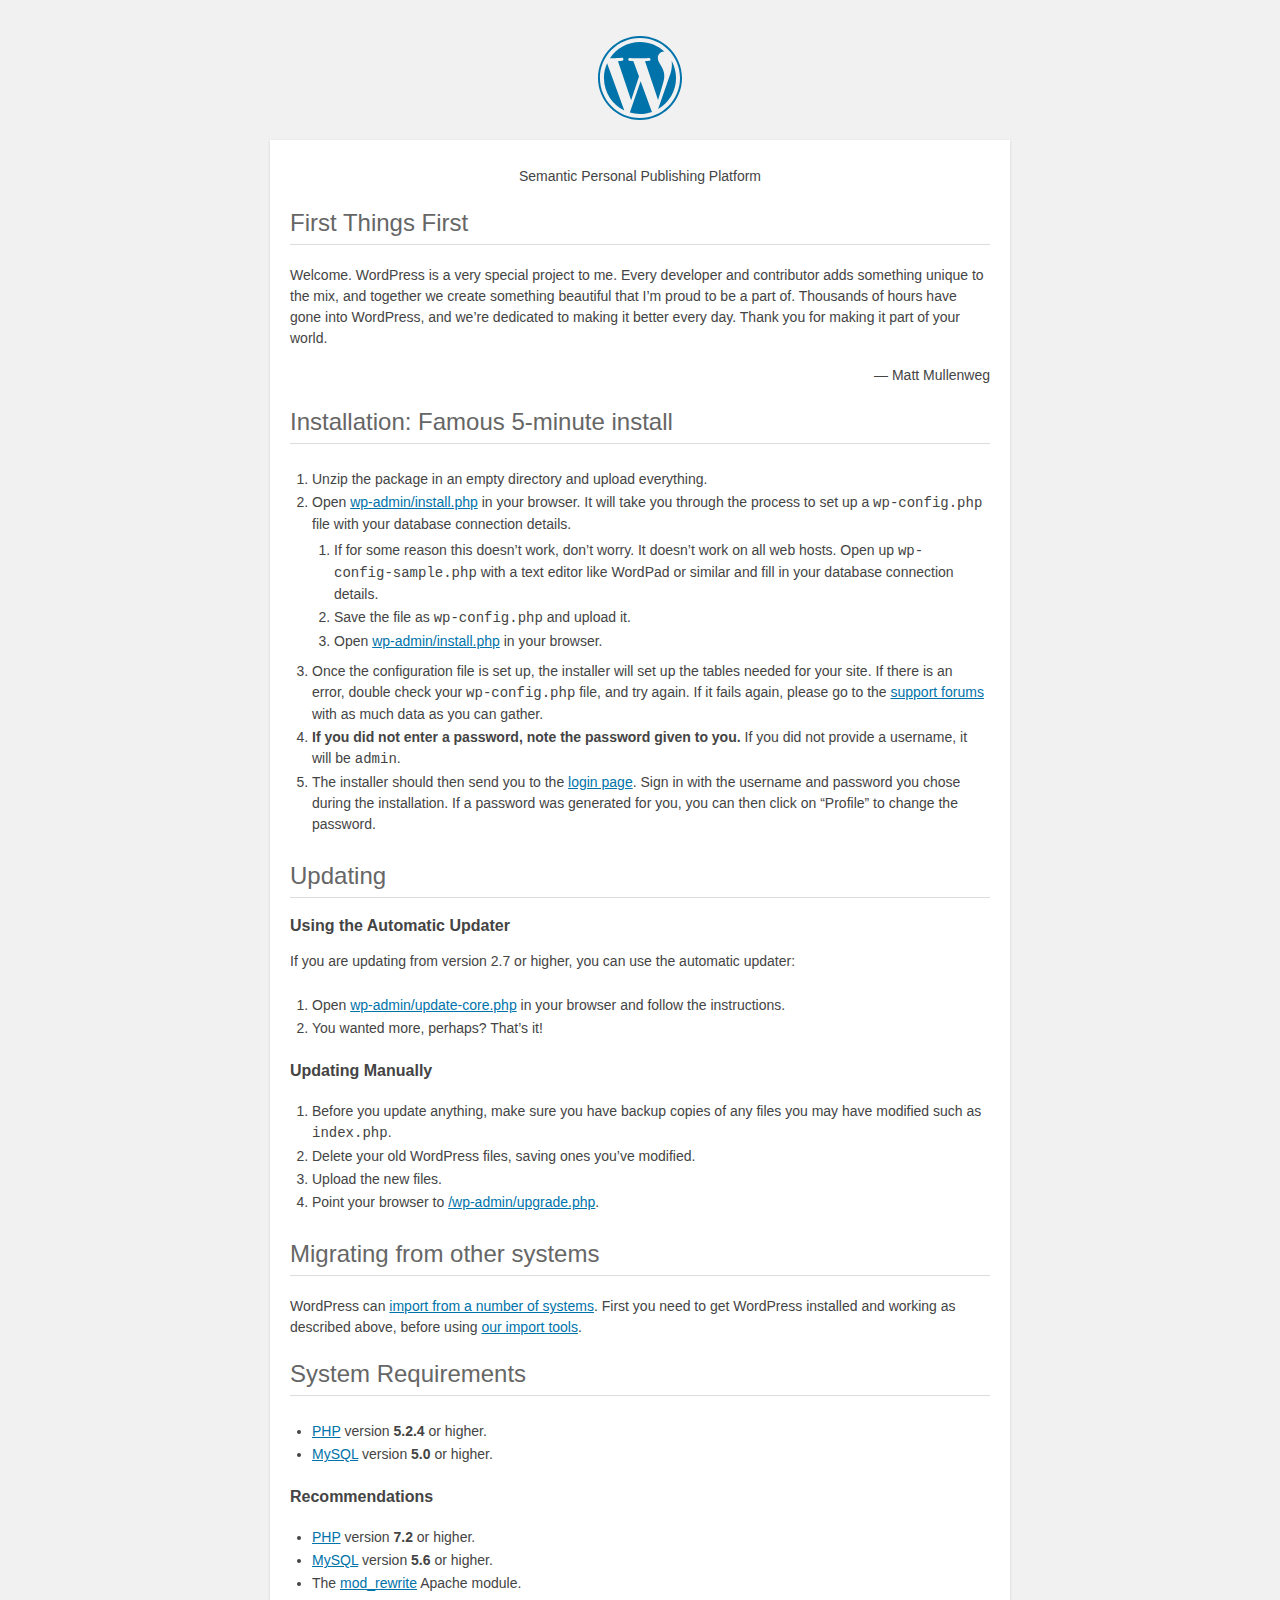
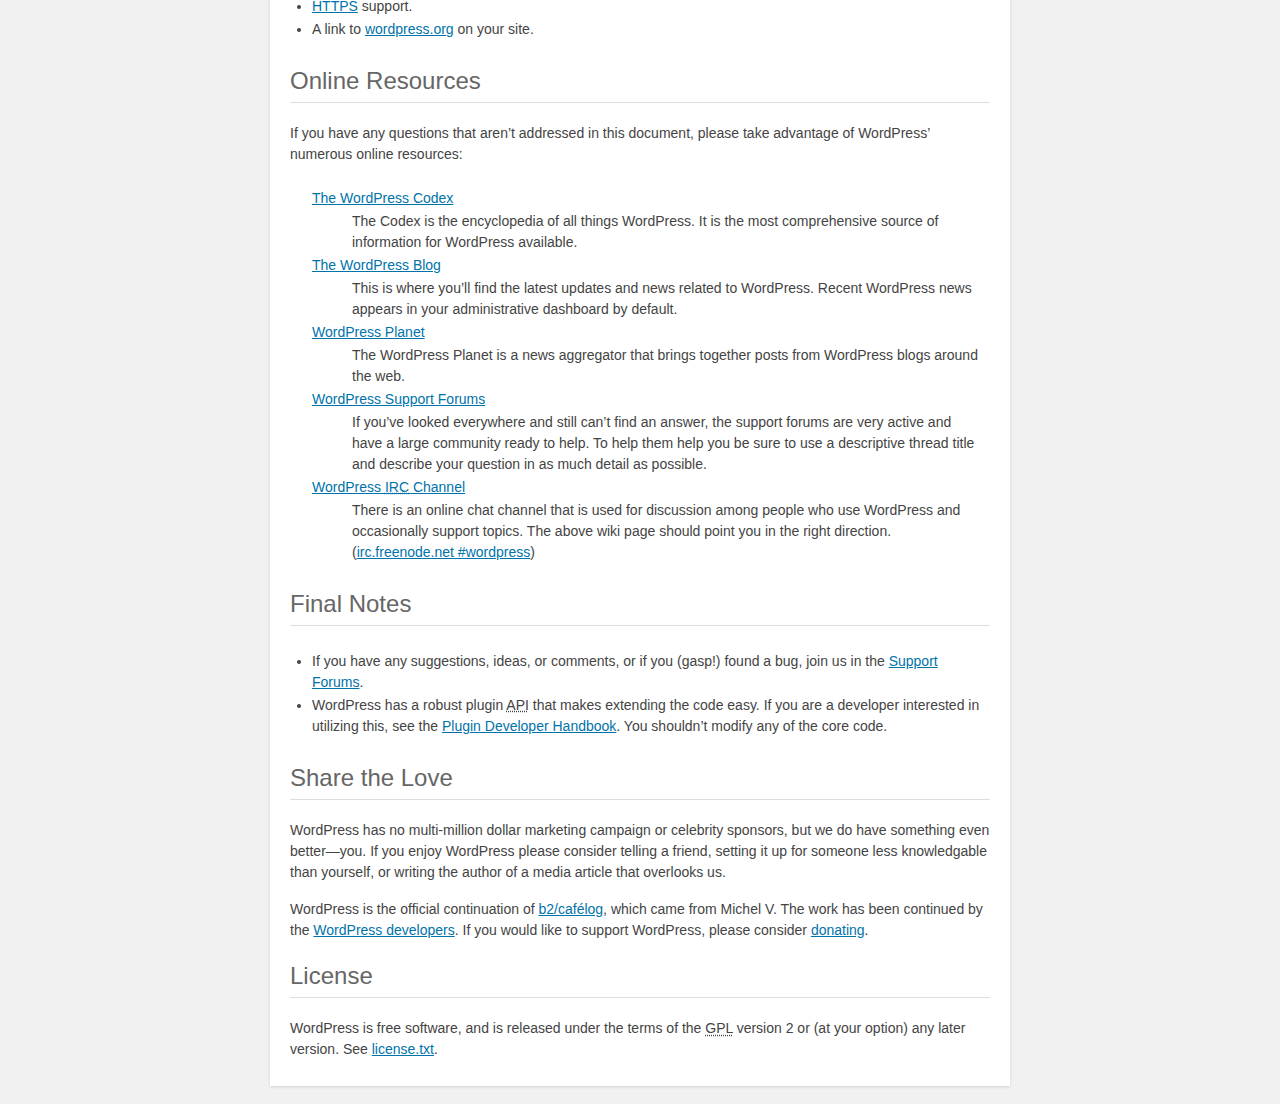
<file: blog/readme.html>
<!DOCTYPE html>
<html lang="en">
<head>
	<meta name="viewport" content="width=device-width" />
	<meta http-equiv="Content-Type" content="text/html; charset=utf-8" />
	<title>WordPress &#8250; ReadMe</title>
	<link rel="stylesheet" href="wp-admin/css/install.css?ver=20100228" type="text/css" />
</head>
<body>
<h1 id="logo">
	<a href="https://wordpress.org/"><img alt="WordPress" src="wp-admin/images/wordpress-logo.png" /></a>
</h1>
<p style="text-align: center">Semantic Personal Publishing Platform</p>

<h2>First Things First</h2>
<p>Welcome. WordPress is a very special project to me. Every developer and contributor adds something unique to the mix, and together we create something beautiful that I&#8217;m proud to be a part of. Thousands of hours have gone into WordPress, and we&#8217;re dedicated to making it better every day. Thank you for making it part of your world.</p>
<p style="text-align: right">&#8212; Matt Mullenweg</p>

<h2>Installation: Famous 5-minute install</h2>
<ol>
	<li>Unzip the package in an empty directory and upload everything.</li>
	<li>Open <span class="file"><a href="wp-admin/install.php">wp-admin/install.php</a></span> in your browser. It will take you through the process to set up a <code>wp-config.php</code> file with your database connection details.
		<ol>
			<li>If for some reason this doesn&#8217;t work, don&#8217;t worry. It doesn&#8217;t work on all web hosts. Open up <code>wp-config-sample.php</code> with a text editor like WordPad or similar and fill in your database connection details.</li>
			<li>Save the file as <code>wp-config.php</code> and upload it.</li>
			<li>Open <span class="file"><a href="wp-admin/install.php">wp-admin/install.php</a></span> in your browser.</li>
		</ol>
	</li>
	<li>Once the configuration file is set up, the installer will set up the tables needed for your site. If there is an error, double check your <code>wp-config.php</code> file, and try again. If it fails again, please go to the <a href="https://wordpress.org/support/" title="WordPress support">support forums</a> with as much data as you can gather.</li>
	<li><strong>If you did not enter a password, note the password given to you.</strong> If you did not provide a username, it will be <code>admin</code>.</li>
	<li>The installer should then send you to the <a href="wp-login.php">login page</a>. Sign in with the username and password you chose during the installation. If a password was generated for you, you can then click on &#8220;Profile&#8221; to change the password.</li>
</ol>

<h2>Updating</h2>
<h3>Using the Automatic Updater</h3>
<p>If you are updating from version 2.7 or higher, you can use the automatic updater:</p>
<ol>
	<li>Open <span class="file"><a href="wp-admin/update-core.php">wp-admin/update-core.php</a></span> in your browser and follow the instructions.</li>
	<li>You wanted more, perhaps? That&#8217;s it!</li>
</ol>

<h3>Updating Manually</h3>
<ol>
	<li>Before you update anything, make sure you have backup copies of any files you may have modified such as <code>index.php</code>.</li>
	<li>Delete your old WordPress files, saving ones you&#8217;ve modified.</li>
	<li>Upload the new files.</li>
	<li>Point your browser to <span class="file"><a href="wp-admin/upgrade.php">/wp-admin/upgrade.php</a>.</span></li>
</ol>

<h2>Migrating from other systems</h2>
<p>WordPress can <a href="https://codex.wordpress.org/Importing_Content">import from a number of systems</a>. First you need to get WordPress installed and working as described above, before using <a href="wp-admin/import.php" title="Import to WordPress">our import tools</a>.</p>

<h2>System Requirements</h2>
<ul>
	<li><a href="https://secure.php.net/">PHP</a> version <strong>5.2.4</strong> or higher.</li>
	<li><a href="https://www.mysql.com/">MySQL</a> version <strong>5.0</strong> or higher.</li>
</ul>

<h3>Recommendations</h3>
<ul>
	<li><a href="https://secure.php.net/">PHP</a> version <strong>7.2</strong> or higher.</li>
	<li><a href="https://www.mysql.com/">MySQL</a> version <strong>5.6</strong> or higher.</li>
	<li>The <a href="https://httpd.apache.org/docs/2.2/mod/mod_rewrite.html">mod_rewrite</a> Apache module.</li>
	<li><a href="https://wordpress.org/news/2016/12/moving-toward-ssl/">HTTPS</a> support.</li>
	<li>A link to <a href="https://wordpress.org/">wordpress.org</a> on your site.</li>
</ul>

<h2>Online Resources</h2>
<p>If you have any questions that aren&#8217;t addressed in this document, please take advantage of WordPress&#8217; numerous online resources:</p>
<dl>
	<dt><a href="https://codex.wordpress.org/">The WordPress Codex</a></dt>
		<dd>The Codex is the encyclopedia of all things WordPress. It is the most comprehensive source of information for WordPress available.</dd>
	<dt><a href="https://wordpress.org/news/">The WordPress Blog</a></dt>
		<dd>This is where you&#8217;ll find the latest updates and news related to WordPress. Recent WordPress news appears in your administrative dashboard by default.</dd>
	<dt><a href="https://planet.wordpress.org/">WordPress Planet</a></dt>
		<dd>The WordPress Planet is a news aggregator that brings together posts from WordPress blogs around the web.</dd>
	<dt><a href="https://wordpress.org/support/">WordPress Support Forums</a></dt>
		<dd>If you&#8217;ve looked everywhere and still can&#8217;t find an answer, the support forums are very active and have a large community ready to help. To help them help you be sure to use a descriptive thread title and describe your question in as much detail as possible.</dd>
	<dt><a href="https://codex.wordpress.org/IRC">WordPress <abbr title="Internet Relay Chat">IRC</abbr> Channel</a></dt>
		<dd>There is an online chat channel that is used for discussion among people who use WordPress and occasionally support topics. The above wiki page should point you in the right direction. (<a href="irc://irc.freenode.net/wordpress">irc.freenode.net #wordpress</a>)</dd>
</dl>

<h2>Final Notes</h2>
<ul>
	<li>If you have any suggestions, ideas, or comments, or if you (gasp!) found a bug, join us in the <a href="https://wordpress.org/support/">Support Forums</a>.</li>
	<li>WordPress has a robust plugin <abbr title="application programming interface">API</abbr> that makes extending the code easy. If you are a developer interested in utilizing this, see the <a href="https://developer.wordpress.org/plugins/">Plugin Developer Handbook</a>. You shouldn&#8217;t modify any of the core code.</li>
</ul>

<h2>Share the Love</h2>
<p>WordPress has no multi-million dollar marketing campaign or celebrity sponsors, but we do have something even better&#8212;you. If you enjoy WordPress please consider telling a friend, setting it up for someone less knowledgable than yourself, or writing the author of a media article that overlooks us.</p>

<p>WordPress is the official continuation of <a href="http://cafelog.com/">b2/caf&#233;log</a>, which came from Michel V. The work has been continued by the <a href="https://wordpress.org/about/">WordPress developers</a>. If you would like to support WordPress, please consider <a href="https://wordpress.org/donate/" title="Donate to WordPress">donating</a>.</p>

<h2>License</h2>
<p>WordPress is free software, and is released under the terms of the <abbr title="GNU General Public License">GPL</abbr> version 2 or (at your option) any later version. See <a href="license.txt">license.txt</a>.</p>

</body>
</html>
</file>
<file: assets/stylesheets/css/flaticon.css>
/*
  	Flaticon icon font: Flaticon
  	Creation date: 15/04/2019 10:27
  	*/

@font-face {
  font-family: "Flaticon";
  src: url("../../../fonts/Flaticon.eot");
  src: url("../../../fonts/Flaticon.eot?#iefix") format("embedded-opentype"),
       url("../../../fonts/Flaticon.woff2") format("woff2"),
       url("../../../fonts/Flaticon.woff") format("woff"),
       url("../../../fonts/Flaticon.ttf") format("truetype"),
       url("../../../fonts/Flaticon.svg#Flaticon") format("svg");
  font-weight: normal;
  font-style: normal;
}

@media screen and (-webkit-min-device-pixel-ratio:0) {
  @font-face {
    font-family: "Flaticon";
    src: url("../../../fonts/Flaticon.svg#Flaticon") format("svg");
  }
}

[class^="flaticon-"]:before, [class*=" flaticon-"]:before,
[class^="flaticon-"]:after, [class*=" flaticon-"]:after {   
  font-family: Flaticon;
        font-size: 80px;
font-style: normal;
margin-left: 0px;
}

.flaticon-monitor:before { content: "\f100"; }
.flaticon-cms:before { content: "\f101"; }
.flaticon-writing:before { content: "\f102"; }
.flaticon-mobile-shopping:before { content: "\f103"; }
.flaticon-shopping:before { content: "\f104"; }
.flaticon-shopping-1:before { content: "\f105"; }
.flaticon-employee:before { content: "\f106"; }
.flaticon-handshake:before { content: "\f107"; }
.flaticon-startup:before { content: "\f108"; }
.flaticon-high-heels:before { content: "\f109"; }
.flaticon-responsive:before { content: "\f10a"; }
.flaticon-fast-food:before { content: "\f10b"; }
.flaticon-newspaper:before { content: "\f10c"; }
.flaticon-excavator:before { content: "\f10d"; }
.flaticon-smiling-baby:before { content: "\f10e"; }
.flaticon-makeup:before { content: "\f10f"; }
.flaticon-heart:before { content: "\f110"; }
.flaticon-blender:before { content: "\f111"; }
.flaticon-tennis:before { content: "\f112"; }
.flaticon-train-toy:before { content: "\f113"; }
.flaticon-text:before { content: "\f114"; }
.flaticon-target:before { content: "\f115"; }
.flaticon-email:before { content: "\f116"; }
.flaticon-history:before { content: "\f117"; }
.flaticon-photo-camera:before { content: "\f118"; }
.flaticon-paint-palette:before { content: "\f119"; }
.flaticon-video-player:before { content: "\f11a"; }
.flaticon-ads:before { content: "\f11b"; }
</file>
<file: blog/wp-admin/css/install.css>
html {
	background: #f1f1f1;
	margin: 0 20px;
}

body {
	background: #fff;
	color: #444;
	font-family: -apple-system, BlinkMacSystemFont, "Segoe UI", Roboto, Oxygen-Sans, Ubuntu, Cantarell, "Helvetica Neue", sans-serif;
	margin: 140px auto 25px;
	padding: 20px 20px 10px 20px;
	max-width: 700px;
	-webkit-font-smoothing: subpixel-antialiased;
	box-shadow: 0 1px 3px rgba(0,0,0,0.13);
}

a {
	color: #0073aa;
}

a:hover,
a:active {
	color: #00a0d2;
}

a:focus {
	color: #124964;
	box-shadow:
		0 0 0 1px #5b9dd9,
		0 0 2px 1px rgba(30, 140, 190, .8);
}

.ie8 a:focus {
	outline: #5b9dd9 solid 1px;
}

h1, h2 {
	border-bottom: 1px solid #ddd;
	clear: both;
	color: #666;
	font-size: 24px;
	padding: 0;
	padding-bottom: 7px;
	font-weight: 400;
}

h3 {
	font-size: 16px;
}

p, li, dd, dt {
	padding-bottom: 2px;
	font-size: 14px;
	line-height: 1.5;
}

code, .code {
	font-family: Consolas, Monaco, monospace;
}

ul, ol, dl {
	padding: 5px 5px 5px 22px;
}

a img {
	border: 0
}
abbr {
	border: 0;
	font-variant: normal;
}

fieldset {
	border: 0;
	padding: 0;
	margin: 0;
}

label {
	cursor: pointer;
}

#logo {
	margin: 6px 0 14px 0;
	padding: 0 0 7px 0;
	border-bottom: none;
	text-align: center
}
#logo a {
	background-image: url(../images/w-logo-blue.png?ver=20131202);
	background-image: none, url(../images/wordpress-logo.svg?ver=20131107);
	background-size: 84px;
	background-position: center top;
	background-repeat: no-repeat;
	color: #444; /* same as login.css */
	height: 84px;
	font-size: 20px;
	font-weight: 400;
	line-height: 1.3em;
	margin: -130px auto 25px;
	padding: 0;
	text-decoration: none;
	width: 84px;
	text-indent: -9999px;
	outline: none;
	overflow: hidden;
	display: block;
}

.step {
	margin: 20px 0 15px;
}
.step, th {
	text-align: left;
	padding: 0;
}
.language-chooser.wp-core-ui .step .button.button-large {
	height: 36px;
	font-size: 14px;
	line-height: 33px;
	vertical-align: middle;
}
textarea {
	border: 1px solid #ddd;
	font-family: -apple-system, BlinkMacSystemFont, "Segoe UI", Roboto, Oxygen-Sans, Ubuntu, Cantarell, "Helvetica Neue", sans-serif;
	width: 100%;
	box-sizing: border-box;
}

.form-table {
	border-collapse: collapse;
	margin-top: 1em;
	width: 100%;
}

.form-table td {
	margin-bottom: 9px;
	padding: 10px 20px 10px 0;
	font-size: 14px;
	vertical-align: top
}

.form-table th {
	font-size: 14px;
	text-align: left;
	padding: 10px 20px 10px 0;
	width: 140px;
	vertical-align: top;
}

.form-table code {
	line-height: 18px;
	font-size: 14px;
}

.form-table p {
	margin: 4px 0 0 0;
	font-size: 11px;
}

.form-table input {
	line-height: 20px;
	font-size: 15px;
	padding: 3px 5px;
	border: 1px solid #ddd;
	box-shadow: inset 0 1px 2px rgba(0,0,0,0.07);
}

input,
submit {
	font-family: -apple-system, BlinkMacSystemFont, "Segoe UI", Roboto, Oxygen-Sans, Ubuntu, Cantarell, "Helvetica Neue", sans-serif;
}

.form-table input[type=text],
.form-table input[type=email],
.form-table input[type=url],
.form-table input[type=password] {
	width: 206px;
}

.form-table th p {
	font-weight: 400;
}

.form-table.install-success th,
.form-table.install-success td {
	vertical-align: middle;
	padding: 16px 20px 16px 0;
}

.form-table.install-success td p {
	margin: 0;
	font-size: 14px;
}

.form-table.install-success td code {
	margin: 0;
	font-size: 18px;
}

#error-page {
	margin-top: 50px;
}

#error-page p {
	font-size: 14px;
	line-height: 18px;
	margin: 25px 0 20px;
}

#error-page code, .code {
	font-family: Consolas, Monaco, monospace;
}

.wp-hide-pw > .dashicons {
	line-height: inherit;
}

#pass-strength-result {
	background-color: #eee;
	border: 1px solid #ddd;
	color: #23282d;
	margin: -2px 5px 5px 0px;
	padding: 3px 5px;
	text-align: center;
	width: 218px;
	box-sizing: border-box;
	opacity: 0;
}

#pass-strength-result.short {
	background-color: #f1adad;
	border-color: #e35b5b;
	opacity: 1;
}

#pass-strength-result.bad {
	background-color: #fbc5a9;
	border-color: #f78b53;
	opacity: 1;
}

#pass-strength-result.good {
	background-color: #ffe399;
	border-color: #ffc733;
	opacity: 1;
}

#pass-strength-result.strong {
	background-color: #c1e1b9;
	border-color: #83c373;
	opacity: 1;
}

#pass1.short, #pass1-text.short {
	border-color: #e35b5b;
}

#pass1.bad, #pass1-text.bad {
	border-color: #f78b53;
}

#pass1.good, #pass1-text.good {
	border-color: #ffc733;
}

#pass1.strong, #pass1-text.strong {
	border-color: #83c373;
}

.pw-weak {
	display: none;
}

.message {
	border-left: 4px solid #dc3232;
	padding: .7em .6em;
	background-color: #fbeaea;
}

/* rtl:ignore */
#dbname,
#uname,
#pwd,
#dbhost,
#prefix,
#user_login,
#admin_email,
#pass1,
#pass2 {
	direction: ltr;
}

#pass1-text,
.show-password #pass1 {
	display: none;
}

.show-password #pass1-text
{
	display: inline-block;
}

.form-table span.description.important {
	font-size: 12px;
}


/* localization */
body.rtl,
.rtl textarea,
.rtl input,
.rtl submit {
	font-family: Tahoma, sans-serif;
}

:lang(he-il) body.rtl,
:lang(he-il) .rtl textarea,
:lang(he-il) .rtl input,
:lang(he-il) .rtl submit {
	font-family: Arial, sans-serif;
}

@media only screen and (max-width: 799px) {
	body {
		margin-top: 115px;
	}
	#logo a {
		margin: -125px auto 30px;
	}
}

@media screen and (max-width: 782px) {

	.form-table {
		margin-top: 0;
	}

	.form-table th,
	.form-table td {
		display: block;
		width: auto;
		vertical-align: middle;
	}

	.form-table th {
		padding: 20px 0 0;
	}

	.form-table td {
		padding: 5px 0;
		border: 0;
		margin: 0;
	}

	textarea,
	input {
		font-size: 16px;
	}

	.form-table td input[type="text"],
	.form-table td input[type="email"],
	.form-table td input[type="url"],
	.form-table td input[type="password"],
	.form-table td select,
	.form-table td textarea,
	.form-table span.description {
		width: 100%;
		font-size: 16px;
		line-height: 1.5;
		padding: 7px 10px;
		display: block;
		max-width: none;
		box-sizing: border-box;
	}

}

body.language-chooser {
	max-width: 300px;
}

.language-chooser select {
	padding: 8px;
	width: 100%;
	display: block;
	border: 1px solid #ddd;
	background-color: #fff;
	color: #32373c;
	font-size: 16px;
	font-family: Arial, sans-serif;
	font-weight: 400;
}

.language-chooser p {
	text-align: right;
}

.screen-reader-input,
.screen-reader-text {
	border: 0;
	clip: rect(1px, 1px, 1px, 1px);
	-webkit-clip-path: inset(50%);
	clip-path: inset(50%);
	height: 1px;
	margin: -1px;
	overflow: hidden;
	padding: 0;
	position: absolute;
	width: 1px;
	word-wrap: normal !important;
}

.spinner {
	background: url(../images/spinner.gif) no-repeat;
	background-size: 20px 20px;
	visibility: hidden;
	opacity: 0.7;
	filter: alpha(opacity=70);
	width: 20px;
	height: 20px;
	margin: 2px 5px 0;
}

.step .spinner {
	display: inline-block;
	vertical-align: middle;
	margin-right: 15px;
}

.button.hide-if-no-js,
.hide-if-no-js {
	display: none;
}

/**
 * HiDPI Displays
 */
@media print,
  (-webkit-min-device-pixel-ratio: 1.25),
  (min-resolution: 120dpi) {

	.spinner {
		background-image: url(../images/spinner-2x.gif);
	}

}
</file>
<file: assets/stylesheets/css/style.css>
/*
html5doctor.com Reset Stylesheet
v1.6.1
Last Updated: 2010-09-17
Author: Richard Clark - http://richclarkdesign.com
Twitter: @rich_clark
*/

html,
body,
div,
span,
object,
iframe,
h1,
h2,
h3,
h4,
h5,
h6,
p,
blockquote,
pre,
abbr,
address,
cite,
code,
del,
dfn,
em,
img,
ins,
kbd,
q,
samp,
small,
strong,
sub,
sup,
var,
b,
i,
dl,
dt,
dd,
ol,
ul,
li,
fieldset,
form,
label,
legend,
table,
caption,
tbody,
tfoot,
thead,
tr,
th,
td,
article,
aside,
canvas,
details,
figcaption,
figure,
footer,
header,
hgroup,
menu,
nav,
section,
summary,
time,
mark,
audio,
video {
    margin: 0;
    padding: 0;
    border: 0;
    outline: 0;
    font-size: 100%;
    vertical-align: baseline;
    background: transparent;
}

body {
    line-height: 1;
}

article,
aside,
details,
figcaption,
figure,
footer,
header,
hgroup,
menu,
nav,
section {
    display: block;
}

nav ul {
    list-style: none;
}

blockquote,
q {
    quotes: none;
}

blockquote:before,
blockquote:after,
q:before,
q:after {
    content: '';
    content: none;
}

a {
    margin: 0;
    padding: 0;
    font-size: 100%;
    vertical-align: baseline;
    background: transparent;
    cursor: pointer;
}

/* change colours to suit your needs */
ins {
    background-color: #ff9;
    color: #000;
    text-decoration: none;
}

/* change colours to suit your needs */
mark {
    background-color: #ff9;
    color: #000;
    font-style: italic;
    font-weight: bold;
}

del {
    text-decoration: line-through;
}

abbr[title],
dfn[title] {
    border-bottom: 1px dotted;
    cursor: help;
}

table {
    border-collapse: collapse;
    border-spacing: 0;
}

/* change border colour to suit your needs */
hr {
    display: block;
    height: 1px;
    border: 0;
    border-top: 1px solid #cccccc;
    margin: 1em 0;
    padding: 0;
}

input,
select {
    vertical-align: middle;
}

/*end*/


body {
    overflow-x: hidden;
    font-size: 18px;
    line-height: normal;
    color: #224390;
    font-family: 'Poppins', sans-serif;
    background: #FFFFFF;
    margin: 0px;
    padding: 0px;
}


@media (min-width: 1200px) {
    .container {
        max-width: 1280px;
    }
}

h1,
h2,
h3,
h4,
h5,
h6,
.h1,
.h2,
.h3,
.h4,
.h5,
.h6 {
    font-weight: 500;
    line-height: normal;
    margin-bottom: 20px;
}

h1,
.h1 {
    font-size: 72px;
}

h2,
.h2 {
    font-size: 48px;
}

h3,
.h3 {
    font-size: 30px;
}

h4,
.h4 {
    font-size: 24px;
}

h5,
.h5 {
    font-size: 20px;
}

h6,
.h6 {
    font-size: 18px;
}

.semibold {
    font-weight: 600;
}

.bold {
    font-weight: 700;
}

.extrabold {
    font-weight: 800;
}


p {
    margin-top: 0;
    margin-bottom: 1.4em;
}

.img-responsive{ max-width: 100%; height: auto; }

::-webkit-input-placeholder {
    /* Edge */
    color: #224390;
    font-family: 'Poppins', sans-serif;
    font-size: 18px;
    font-weight: 600;
}

:-ms-input-placeholder {
    /* Internet Explorer 10-11 */
    color: #224390;
    font-family: 'Poppins', sans-serif;
    font-size: 18px;
    font-weight: 600;
}

::placeholder {
    color: #224390;
    font-family: 'Poppins', sans-serif;
    font-size: 18px;
    font-weight: 600;
}

.title-section {
    font-weight: 700;
    text-align: center;
    margin-bottom: 10px;
}

.subtitle {
    font-size: 24px;
    text-align: center;
}

/* Main menu navigation */
.nav-sab {
    background: #FFFFFF;
    position: fixed;
    width: 100%;
    padding: 10px 0;
    z-index: 9;
    top: 0;
    transition: background 0.6s;
}


.nav-sab.transparent {
    background: transparent;
}

.nav-sab.fixed,
.nav-sab.fixed.transparent {
    background: #21408b;
}

.nav-sab.fixed .text-menu,
.nav-sab.transparent .text-menu,
.nav-sab.fixed.transparent .text-menu {
    color: #fff
}

.nav-sab.fixed a img{ max-width: 100%; height: 52px; }

.nav-sab .nav li {
    display: inline-block;
}

.nav-sab .nav-list li {
    padding-left: 20px;
}

.nav-sab .nav-list a {
    color: #224390;
    text-decoration: none;
    font-size: 18px;
    font-weight: 400;
    letter-spacing: 2px;
    position: relative;
}

.nav-sab.transparent .nav-list a,
.nav-sab.fixed .nav-list a {
    color: #fff;
}


.nav-sab .nav-list a.active:after {
    width: 100%;
    height: 1px;
    background: #224390;
}

.nav-sab .nav-list a:hover:after {
    background: #224390;
    width: 100%;
}

.nav-sab.transparent .nav-list a:hover:after,
.nav-sab.fixed .nav-list a:hover:after {
    background: #fff
}

.nav-sab .nav-list a:after {
    content: '';
    position: absolute;
    bottom: 0;
    left: 0;
    width: 0%;
    height: 1px;
    background: #224390;
    -webkit-transition: all 0.2s ease-out;
    -moz-transition: all 0.2s ease-out;
    -ms-transition: all 0.2s ease-out;
    -o-transition: all 0.2s ease-out;
    transition: all 0.2s ease-out;
}

.nav-sab.transparent .nav-list a:after,
.nav-sab.fixed .nav-list a:after {
    background: #fff
}

.nav-sab .text-left img{ max-width: 100%; height: 52px; }

/* Mobile */
@media (max-width: 767px) {
    #mainnav{visibility: hidden;}
    .d-sm-none{display: none}
    .text-menu {
        position: relative;
        z-index: 100;
    }
    .text-menu span{
        background: #224390;
        color: #fff;
        padding: 5px 10px;
        border-radius: 5px;
    }
    .nav-sab.mobile-menu .text-menu span, .nav-sab.fixed .text-menu span{background: #4161a9;}

    .menu {
        position: fixed;
        z-index: 13;
        background: #21408b;
        color: #232323;
        height: 100%;
        width:250px;
        top: 0;
        right: -250px;
        -webkit-transition: right 0.1s;
        transition: right 0.1s;
        padding: 60px 20px 20px 20px;
        visibility: hidden;
        opacity: 0
    }

    .menu ul {
        padding: 0;
    }

    .menu li {
        list-style-type: none;
        padding: 10px 0px;
    }

    .nav-sab.fixed .nav-list a,
    .nav-sab .nav-list a,
    .nav-sab.mobile-menu .text-menu,
    .menu.nav-list.slide-menu a {
        color: #fff;
    }

    .slide-menu {
        right: 0 !important;
        opacity: 1;
        visibility: visible;
    }

    .slide-menu .d-sm-none{display: block;}
}


.nav-sab .nav-round a {
    background: #A5B2D2;
    background-image: linear-gradient(#a9b6d4, #899bc4);
    display: inline-block;
    text-align: center;
    line-height: 48px;
    width: 48px;
    height: 48px;
    -webkit-border-radius: 48px;
    -moz-border-radius: 48px;
    border-radius: 48px;
    padding: 0;
    margin-left: 10px;
    font-size: 20px;
    color: #FFFFFF;
    transition: background 0.45s;

}

.nav-sab .nav-round a:hover {
    background-image: linear-gradient(#8495bc, #6f7c9a);
}

.nav-works-sab {
    line-height: 40px;
}

.nav-works-sab {
    background: #FFFFFF;
    width: auto;
    padding: 0px 0;
    z-index: 9;
    margin-top: 130px;
}

.nav-works-sab li {
    padding-left: 0px;
}

.nav-works-sab a {
    color: #224390;
    text-decoration: none;
    font-size: 18px;
    position: relative;
    font-weight: 600;
    display: block;
}

.nav-works-sab a:hover:after {
    background: #224390;
    width: 100%;
}

.nav-works-sab a.active {
    opacity: .5
}

.nav-works-sab a:after {
    content: '';
    position: absolute;
    bottom: 0;
    left: 0;
    width: 0%;
    height: 1px;
    background: #224390;
    -webkit-transition: all 0.2s ease-out;
    -moz-transition: all 0.2s ease-out;
    -ms-transition: all 0.2s ease-out;
    -o-transition: all 0.2s ease-out;
    transition: all 0.2s ease-out;
}

.nav-works-container .view-box {
    margin-top: 40px;
    top: 0;
    position: relative;
}
.nav-works-container .view-box .contents-view {
    color: #224390;
    font-weight: 600;
    padding-left: 20px;
    text-decoration: none;
}
.nav-works-container .view-box .contents-view:hover {color: #91a1c8;}
.nav-works-container .contents-view:before {
    background-repeat: no-repeat;
    background-position: center;
    background-size: cover;
    content: "";
    display: inline-block;
    vertical-align: middle;
    background-image: url(../../../images/ico-view.svg);
    height: 14px;
    left: 0px;
    position: absolute;
    top: 6px;
    width: 14px;
}


ul,
li {
    margin: 0;
    padding: 0;
    list-style: none;
    text-decoration: none;
}

section {
    clear: both;
    overflow: hidden;
}

hr {
    margin-top: 30px;
    margin-bottom: 30px;
    border-top: solid 1px #E5E5E5;
}

.sab-hr {
    background: url("../../../images/hr.jpg") no-repeat center;
    height: 36px;
    width: 100%;
}

.space20 {
    height: 20px;
    display: block;
}

.space30 {
    height: 30px;
    display: block;
}

.space40 {
    height: 40px;
    display: block;
}

.space50 {
    height: 50px;
    display: block;
}

.space60 {
    height: 60px;
    display: block;
}

.space70 {
    height: 70px;
    display: block;
}

.space80 {
    height: 80px;
    display: block;
}

/*
@media (max-width: 768px) {
    p {
        font-size: 12px;
    }
}*/

.abs-state {
    position: absolute;
    width: 100%;
    top: 0;
    left: 0;
}

@media (max-width: 812px) {
    .hidden-xs {
        display: none !important;
    }
}

.visible-xs {
    display: none !important;
}

@media (max-width: 480px) {
    .visible-xs {
        display: block !important;
    }
}

.text-left {
    text-align: left;
}

.text-center {
    text-align: center;
}

.text-right {
    text-align: right;
}

.img-middle {
    vertical-align: middle;
}

.hide {
    visibility: hidden;
}

.pull-left {
    float: left;
}

.pull-right {
    float: right;
}

.img-center {
    display: block;
    margin: 0 auto;
}

.full-image {
    width: 100%;
}

.btn {
    padding: 15px 30px;
    border: solid 2px #A0A0A0;
    text-decoration: none;
    color: #A0A0A0;
    -webkit-border-radius: 50px;
    -moz-border-radius: 50px;
    border-radius: 50px;
    -webkit-transition: all 0.2s ease-out;
    -moz-transition: all 0.2s ease-out;
    -ms-transition: all 0.2s ease-out;
    -o-transition: all 0.2s ease-out;
    transition: all 0.2s ease-out;
    cursor: pointer;
    opacity: 0.5;
}



.btn.btn-white:hover,
.btn:hover {
    opacity: 1;
    background: #224390;
    border: solid 2px #224390;
    cursor: pointer;
    color: #FFFFFF;
}

.btn.btn-black {
    background: #000000;
    opacity: 1;
    border: transparent;
    font-size: 18px;
}

.btn.btn-green {
    background: #5acf9e;
    opacity: 1;
    border: transparent;
    font-size: 18px;
    font-weight: 600;
    font-weight: 600;
    color: #127149;
    width: 100%;
}

.btn.btn-white {
    background: #FFFFFF;
    opacity: 1;
    border: transparent;
    font-size: 24px;
    font-weight: 600;
    color: #224390;
    width: 100%;
}

.btn.btn-small {
    padding: 10px 20px;
}

.form-default {
    padding: 15px;
    width: 100%;
    box-shadow: none;
    font-size: 15px;
    -webkit-transition: all 0.2s ease-out;
    -moz-transition: all 0.2s ease-out;
    -ms-transition: all 0.2s ease-out;
    -o-transition: all 0.2s ease-out;
    transition: all 0.2s ease-out;
    -webkit-border-radius: 50px;
    -moz-border-radius: 50px;
    border-radius: 50px;
    border: transparent;
}

.form-default:focus,
.form-default:hover,
.form-default:active {
    box-shadow: none;
    outline-offset: 0;
    outline: none;
    /*opacity: 0.5;*/
}

.link-white {
    color: white;
}

.link-white:hover {
    opacity: 0.5;
}

.opacity50 {
    opacity: 0.5;
}


/* header */
section.hero-images {
    padding-top: 173px;
    background: white;
    background: -moz-linear-gradient(top, white 87%, #224390 49%, #224390 100%);
    background: -webkit-gradient(left top, left bottom, color-stop(87%, white), color-stop(49%, #224390), color-stop(100%, #224390));
    background: -webkit-linear-gradient(top, white 87%, #224390 49%, #224390 100%);
    background: -o-linear-gradient(top, white 87%, #224390 49%, #224390 100%);
    background: -ms-linear-gradient(top, white 87%, #224390 49%, #224390 100%);
    background: linear-gradient(to bottom, white 87%, #224390 49%, #224390 100%);
    filter: progid:DXImageTransform.Microsoft.gradient(startColorstr='#ffffff', endColorstr='#224390', GradientType=0);
}

section.hero-images .item {
    position: relative;
    width: 100%;
    min-height: 500px;
    display: flex;
    justify-content: center;
    align-items: center;
}

section.hero-images .item .item-name,
section.hero-images .item .item-whale,
section.hero-images .item .item-city {
    position: absolute;
}

section.hero-images .item .item-name {
    top: 0;
    margin-left: -12em;
}


@media (max-width: 768px) {
    section.hero-images .item .item-name {
        left: 0;
        padding: 15px;
        margin-left: 0;
    }
}

section.hero-images .item .item-whale {
    left: 15%;
    top: 17%;
}

@media (max-width: 768px) {
    section.hero-images .item .item-whale {
        left: -60%;
    }
}

section.hero-images .item-name h1, section.hero-images .item-name .slide-title {
    font-size: 72px;
    font-weight: 700;
    line-height: 1.2;
    margin-top: 0;
    margin-bottom: 5px;
}

@media (max-width: 768px) {
    section.hero-images .item-name h1, section.hero-images .item-name .slide-title {
        font-size: 64px;
    }
}

@media (max-width: 767px) {
    .header-sab-slide .item-name{ width: 85%; }
    section.hero-images .item-name h1, section.hero-images .item-name .slide-title {font-size: 34px;}
}

section.hero-images .item-name p {
    margin-top: 0;
}

section.hero-images .city-img {
    width: 100% !important;
    display: block !important;
    margin: 0 auto;
}

section.hero-images .whale-img {
    width: 80% !important;
    display: block !important;
}

@media (max-width: 768px) {
    section.hero-images .whale-img {
        width: 500px !important;
    }
}

#parallax {
    position: relative;
    height: 100vh;
    width: 100%;
    display: flex;
    justify-content: center;
    align-items: center;
}

.bg-city-hero-images {
    position: relative;
    background: url("../../../images/city.png") no-repeat top center;

}

.bg-hero-images {
    position: relative;
    background: url("../../../images/paus.svg") no-repeat top center;
    height: 675px;
    background-position-y: 30px;
}


/* Swiper */
.swiper-container {
    width: 100%;
    height: 100%;
}
.swiper-lazy-preloader{ width: 20px; height: 20px; }
.client-sab .swiper-lazy-preloader{ width: 20px; height: 20px; top: 20%; }
.swiper-pagination{ z-index: 8 }
.swiper-pagination-bullet {
    width: 2px;
    height: 30px;
    display: inline-block;
    border-radius: 0;
    background: #516ba7;
    opacity: 0.2;
}

.swiper-pagination-bullet-active {
    opacity: 1;
    background: #516ba7;
}

.swiper-container-vertical>.swiper-pagination-bullets .swiper-pagination-bullet {
    margin: 21px 0;
    display: block;
    text-indent: -30px;
    font-weight: bold;
}


.header-sab-slide {
    padding: 0;
    position: relative;
    height: 240px;
    overflow: hidden;
}

.hero-images .swiper-pagination {
    top: 50%;
    right: 0;
    text-align: left;
}

@media (max-width: 1024px) {
    .hero-images .swiper-pagination {
        top: 30%;
    }

    .bg-hero-images {
        background-position: top right
    }
    

}

@media (max-width: 1200px) {
.nav-sab .nav-round a{ margin-left:0; }
    .nav-sab .col.text-left{ max-width: 16%; }
}

@media only screen and (min-width: 1025px) and (max-width:1190px) {
.nav-sab .nav-list a{font-size: 16px !important;}
}

@media (max-width: 480px) {
    .hero-images .swiper-pagination{ right: 20px; }
    .bg-hero-images{background-position-y: 70px;}
    .header-sab-slide .swiper-slide {
        width: 90%;
        margin-left: 20px;
        margin-top: 10px;
    }

}

.about-sab {
    padding: 50px 0;
    padding-bottom: 100px;
    background: #224390;
    color: #FFFFFF;
}

.about-sab h1 {
    font-size: 48px;
    font-weight: bold;
}

/* Count number */
.count-sab {
    margin-top: 20px;
}

.sab-service-page .count-sab {
    margin-top: 90px;
}

.count-sab h2 {
    font-weight: normal;
    margin: 0;
    color: #5acf9e
}


/* Client */
.client-sab {
    list-style: none;
    text-align: center;
}

.client-sab li {
    display: inline-block;
    margin: 0 17px;
    width: 170px;
}

.client-sab .swiper-button-next,
.client-sab .swiper-button-prev {
    position: absolute;
    top: 30%;
    width: 17px;
    height: 30px;
    margin-top: -22px;
    z-index: 10;
    cursor: pointer;
    background-size: 17px 30px;
    background-position: center;
    background-repeat: no-repeat;
}
.client-sab-slide img{ max-width: 100%; height: auto; }
.client-sab-slide .client-sab-next,
.client-sab-slide .client-sab-prev {
    opacity: 0;
}

.client-sab-slide:hover .client-sab-next,
.client-sab-slide:hover .client-sab-prev {
    opacity: 1;
}


.sab-work-page .client-sab .swiper-button-next,
.sab-work-page .client-sab .swiper-button-prev {
    top: 18%;
}

/* Testimonials */
.testimony-sab {
    margin-top: 50px;
    position: relative;
    height: 864px;
    overflow: hidden;

}

.testimony-sab img {
    width: 100%;
}

.testimony-sab-slide {
    padding: 0;
    position: relative;
    width: 690px;
    height: 370px;
    margin: 255px auto;
    overflow: hidden;
}

.testimony-sab h2 {
    font-family: 'Dancing Script', cursive;
}

@media (min-width: 1200px) {
    .testimony-sab {
        background: url("../../../images/people.jpg") no-repeat center;
    }
}

.testimony-sab .swiper-slide {
    background: #fff
}

.testimony-sab h2 {
    margin-bottom: 35px;
}

.testimony-sab .swiper-slide p {
    width: 80%;
    font-size: 24px;
    font-style: italic;
    margin-bottom: 1em
}

.testimony-sab .swiper-container-vertical>.swiper-pagination-bullets {
    right: -10px;
    top: 50%;
    -webkit-transform: translate3d(0px, -50%, 0);
    transform: translate3d(0px, -50%, 0);
}

/* with number*/
.testimony-sab .swiper-pagination{ top: 23px; right: 0; left: 0; width: auto; }
.testimony-sab .swiper-pagination-current, .swiper-pagination-total{ font-weight: bold; }
.testimony-sab .swiper-pagination-current:before{content: "0"}
.testimony-sab .swiper-pagination-total:before{content: "0"}
.testimony-sab .swiper-pagination .sp-line{ display: inline-block; margin:0 10px;  width: 100px; height: 2px; vertical-align: middle; background-color: #a8b5d3 }

.testimony-sab .swiper-button-next, .testimony-sab .swiper-container-rtl .swiper-button-prev{
    background-image: url("../../../images/next.svg");
    right: 0px;
    left: auto;
}
.testimony-sab .swiper-button-prev, .testimony-sab .swiper-container-rtl .swiper-button-next {
    background-image: url("../../../images/back.svg");
    right: 40px;
    left: auto;
}
.testimony-sab .swiper-button-next, .testimony-sab .swiper-button-prev {
    position: absolute;
    top: 50%;
    width: 27px;
    height: 44px;
    margin-top: -22px;
    z-index: 8;
    cursor: pointer;
    background-size: 27px 44px;
    background-position: center;
    background-repeat: no-repeat;
}




/* Work*/

.works-sab .swiper-slide {
    position: relative;
    width: 450px;
    /* Center slide text vertically */
    display: -webkit-box;
    display: -ms-flexbox;
    display: -webkit-flex;
    display: flex;
    -webkit-box-pack: center;
    -ms-flex-pack: center;
    -webkit-justify-content: center;
    justify-content: center;
    -webkit-box-align: center;
    -ms-flex-align: center;
    -webkit-align-items: center;
    align-items: center;
}

.works-sab .swiper-button-next,
.works-sab .swiper-button-prev {
    position: absolute;
    top: 50%;
    width: 90px;
    height: 90px;
    margin-top: -22px;
    z-index: 10;
    cursor: pointer;
    background-size: contain;
    background-position: center;
    background-repeat: no-repeat;
    background-color: #fff;
    border-radius: 100%;
    -webkit-box-shadow: 0px 0px 5px 0px rgba(34,67,144,1);
    -moz-box-shadow: 0px 0px 5px 0px rgba(34,67,144,1);
    box-shadow: 0px 0px 5px 0px rgba(34,67,144,1);
}
/*
.works-sab .swiper-button-next {
    background-image: url("../../../images/nav-swift-r.jpg");
    left: 10px;
    right: auto;
}

.works-sab .swiper-button-prev,
.works-sab .swiper-container-rtl .swiper-button-next {
    display: none;
    background-image: url("data:image/svg+xml;charset=utf-8,%3Csvg%20xmlns%3D'http%3A%2F%2Fwww.w3.org%2F2000%2Fsvg'%20viewBox%3D'0%200%2027%2044'%3E%3Cpath%20d%3D'M0%2C22L22%2C0l2.1%2C2.1L4.2%2C22l19.9%2C19.9L22%2C44L0%2C22L0%2C22L0%2C22z'%20fill%3D'%23007aff'%2F%3E%3C%2Fsvg%3E");
    left: 10px;
    right: auto;
}*/

.works-sab .swiper-button-next,
.works-sab .swiper-container-rtl .swiper-button-prev {
    background-image: url("../../../images/nav-swift-r.png");
    right: 20vw;
    left: auto;
}

.works-sab .swiper-container {
    padding-bottom: 0px;

    width: 71vw;
    height: auto;
    margin-bottom: 30px;
}

.works-sab .swiper-container img {
    padding: 10px;
    display: block;
    margin-bottom: 20px;
    border: solid 1px #ccc;
    opacity: .25;
}

.works-sab .swiper-pagination {
    top: 0;
    right: 20vw;
    left: auto;
    width: auto;
    height: auto;
    z-index: 1
}

@media (min-width: 1440px) {
    .works-sab .swiper-slide-next img {
        opacity: 1;
    }
}

.works-sab .swiper-slide-active img {
    opacity: 1;
}

.works-sab .swiper-pagination-current,
.works-sab .swiper-pagination-total {
    display: inline-block;
    font-weight: bold;
    width: 35px;
    height: 35px;
    line-height: 35px;
}
/*
.works-sab .swiper-pagination-current:before {
    content: "0"
}

.works-sab .swiper-pagination-total:before {
    content: "0"
}*/

.works-sab .swiper-pagination .sp-line {
    display: inline-block;
    margin: 0 10px;
    width: 100px;
    height: 2px;
    vertical-align: middle;
    background-color: #a8b5d3
}
@media only screen and (max-width: 1024px) {
    .nav-works-sab a, .nav-works-container .view-box .contents-view {
        font-size: 14px;
    }
    .nav-works-container .contents-view:before{top: 8px; height: 12px; width: 12px;}
}
@media only screen and (max-width: 768px) {
    .nav-works-sab a, .nav-works-container .view-box .contents-view {
        font-size: 10px;
    }
    .nav-works-container .contents-view:before{height: 10px; top: 10px; width: 10px;}
}

@media only screen and (max-width: 480px) {

    .container {
        padding-right: 20px;
        padding-left: 20px;
    }

    .works-sab .mar-btm-80 p{ padding-right: 20px; padding-left: 20px;}

    .works-sab .swiper-slide{ width: 400px; }
    .nav-works-sab{ text-align: left; margin-top: 0; display: none;}
    .works-sab .swiper-pagination .sp-line, .testimony-sab .swiper-pagination .sp-line{ margin: 0 5px 0 0; width: 30px;}
    .works-sab .swiper-pagination{
        right: 0;
        top: 4px;
    }
    .works-container h3{ text-align: left; font-size: 28px; }
    .works-sab .swiper-container {
        width: 100%
    }

    .works-sab .swiper-container img {
        opacity: 1;
        padding:0;
        border: 0; 
        max-width: 100%;
        height: auto;
       /*width: 340px;*/

    }
    .works-sab .swiper-button-next, .works-sab .swiper-button-prev{
        width: 60px;
        height: 60px;
        background-size: contain;
    }



}

.works-sab .swiper-wrapper {
    z-index: 2
}

.swiper-desc {
    background: rgba(34, 67, 144, 0.8);
    position: absolute;
    width: 420px;
    height: 620px;
    top: 10px;
    left: 15px;
    -webkit-transition: all 0.2s ease-out;
    -moz-transition: all 0.2s ease-out;
    -ms-transition: all 0.2s ease-out;
    -o-transition: all 0.2s ease-out;
    transition: all 0.2s ease-out;
    opacity: 0
}

.works-sab .swiper-slide-active:hover .swiper-desc,
.works-sab .swiper-slide-next:hover .swiper-desc {
    opacity: 1
}

.swiper-desc * {
    color: #fff;
}

.swiper-content {
    padding: 20px;
}

@media (max-width: 767px) {
    .works-sab {
        text-align: center;
    }
}

/* Tech */
.tools-sab h3 {
    font-size: 24px;
}

.technology-sab h2 {
    font-size: 48px;
}

/*
@media (max-width: 768px) {
    .technology-sab h2 {
        font-size: 24px;
    }
}*/

.tools-sab .col-lg-4 {
    border: solid 1px #A5B2D2;
    padding: 40px;
    border-top: transparent;
    border-left: transparent;
}

.tools-sab .col-lg-4 img{ margin-bottom: 20px; max-width: 100%; height: 94px; }

@media (min-width: 1024px) {
    .tools-sab .col-lg-4:nth-child(3n) {
        border-right: transparent;
    }
}

@media (min-width: 830px) {

    .tools-sab .col-lg-4.no-border-btm {
        border-bottom: transparent;
    }
}

@media (max-width: 480px) {
    .tools-sab .col-lg-4 {
        border-right: transparent;
    }
    .tools-sab .col-lg-4 { border-width: 1px 0px; }
}

/*  News */
.news-sab h2 {
    font-size: 48px;
}

/*
@media (max-width: 768px) {
    .news-sab h2 {
        font-size: 24px;
    }
}*/

.news-sab h3 {
    margin: 5px 0 0;
    font-size: 24px;
    font-weight: 700;
}

.news-sab img {
    width: 100%;
    margin-bottom: 20px;
}

.news-sab p {
    margin-top: 20px;
}

.news-sab .box-date .box-number,
.news-sab .box-date .box-month {
    float: left;
}


.news-sab .box-date .box-number {
    font-size: 48px;
    font-weight: 500;
    line-height: 0.9;
    margin-right: 10px;
}

.news-sab .box-date .month-top {
    text-transform: uppercase;
}

.news-sab .box-date .box-month .month-top,
.news-sab .box-date .box-month .year-bottom {
    float: left;
    width: 100%;
    display: block;
    font-size: 23px;
    font-weight: 700;
    line-height: 1;
}

/* Contact */

.contact-sab {
    margin: 70px 0 0;
}

.contact-sab h2 {
    font-size: 37px;
    font-weight: 700;
    text-align: left
}
.contact-sab p{ font-size:14px; text-align: left; margin-bottom: 30px;  }
/*
@media (max-width: 768px) {
    .contact-sab h2 {
        font-size: 24px;
    }
}*/

.contact-sab .row-eq-height {
    display: -webkit-box;
    display: -webkit-flex;
    display: -ms-flexbox;
    display: flex;
}


.contact-sab [class*="col-"] {
    padding-top: 0px;
    padding-bottom: 0px;
    padding-left: 0;
    padding-right: 0;

}

.contact-sab .bg-blue-sab {
    background: #224390;
    color: #FFFFFF;
}

.contact-sab .contact-details-sab {
    padding: 10% 0;
    max-width: 55%;
    margin: 0 auto;
}

@media (max-width: 768px) {
    .contact-sab .contact-details-sab {
        padding: 12% 0;
        max-width: 80%;
    }
}

.contact-sab .contact-details-sab a {
    color: #fff;
    text-decoration: none;
    position: relative;
}

.contact-sab .contact-details-sab a:after {
    content: '';
    position: absolute;
    bottom: 0;
    left: 0;
    width: 0%;
    height: 1px;
    background: #FFFFFF;
    -webkit-transition: all 0.2s ease-out;
    -moz-transition: all 0.2s ease-out;
    -ms-transition: all 0.2s ease-out;
    -o-transition: all 0.2s ease-out;
    transition: all 0.2s ease-out;
}

.contact-sab .contact-details-sab a:hover:after {
    background: #FFFFFF;
    width: 100%;
}

.contact-sab .container-map {
    width: 100%;
    margin: 0 auto;
    display: inline;
}

.container-map .map {
    display: block;
    height: 100%;
    background: url('../../../images/map-sab.jpg') no-repeat;
    background-position: center center;
}

.contact-sab #map_container {
    position: relative;
}

.contact-sab #map {
    height: 100px;
    overflow: hidden;
    padding-bottom: 25%;
    padding-top: 50%;
    position: relative;
}

.service-sab {
    margin: 0 auto;
    padding: 100px 0;
    background: #0a2460;
}

.service-sab .button-sab-center {
    max-width: 340px;
    margin: 0 auto;
    text-align: center;
}

/* CLOUDY */
.icon-wrapper {
    position: relative;
    height: 120px;
}

.cloudy {
    animation: cloudy 1s ease-in-out infinite;
    position: absolute;
    left: 0;
    top: 0;
    right: 0;
    bottom: 0;
}

@keyframes cloudy {
    50% {
        transform: translateY(-5px);
    }
}

/* PULSE */
.pulse {
    -webkit-animation: pulse 5s linear infinite;
    animation: pulse 5s linear infinite;
}

/* FLOAT */

@-webkit-keyframes float {
    0% {
        -webkit-transform: translateY(0);
        transform: translateY(0);
    }

    50% {
        -webkit-transform: translateY(-6px);
        transform: translateY(-6px);
    }

    100% {
        -webkit-transform: translateY(0);
        transform: translateY(0);
    }
}

@keyframes float {
    0% {
        -webkit-transform: translateY(0);
        -ms-transform: translateY(0);
        transform: translateY(0);
    }

    50% {
        -webkit-transform: translateY(-6px);
        -ms-transform: translateY(-6px);
        transform: translateY(-6px);
    }

    100% {
        -webkit-transform: translateY(0);
        -ms-transform: translateY(0);
        transform: translateY(0);
    }
}

.float {
    -webkit-animation: float 1s linear infinite;
    animation: float 1s linear infinite;
}

/* BOUNCE */

@-webkit-keyframes bounce {

    0%,
    10%,
    20%,
    50%,
    80% {
        -webkit-transform: translateY(0);
        transform: translateY(0);
    }

    40% {
        -webkit-transform: translateY(-15px);
        transform: translateY(-15px);
    }

    60% {
        -webkit-transform: translateY(-15px);
        transform: translateY(-15px);
    }
}

@keyframes bounce {

    0%,
    10%,
    20%,
    50%,
    80% {
        -webkit-transform: translateY(0);
        -ms-transform: translateY(0);
        transform: translateY(0);
    }

    40% {
        -webkit-transform: translateY(-15px);
        -ms-transform: translateY(-15px);
        transform: translateY(-15px);
    }

    60% {
        -webkit-transform: translateY(-15px);
        -ms-transform: translateY(-15px);
        transform: translateY(-15px);
    }
}

.bounce {
    -webkit-animation: bounce 2s ease infinite;
    animation: bounce 2s ease infinite;
}

@keyframes horizontal {
    0% {
        -webkit-transform: translate(0, 0);
        -ms-transform: translate(0, 0);
        transform: translate(0, 0);
    }

    6% {
        -webkit-transform: translate(5px, 0);
        -ms-transform: translate(5px, 0);
        transform: translate(5px, 0);
    }

    12% {
        -webkit-transform: translate(0, 0);
        -ms-transform: translate(0, 0);
        transform: translate(0, 0);
    }

    18% {
        -webkit-transform: translate(5px, 0);
        -ms-transform: translate(5px, 0);
        transform: translate(5px, 0);
    }

    24% {
        -webkit-transform: translate(0, 0);
        -ms-transform: translate(0, 0);
        transform: translate(0, 0);
    }

    30% {
        -webkit-transform: translate(5px, 0);
        -ms-transform: translate(5px, 0);
        transform: translate(5px, 0);
    }

    36% {
        -webkit-transform: translate(0, 0);
        -ms-transform: translate(0, 0);
        transform: translate(0, 0);
    }
}

.horizontal {
    -webkit-animation: horizontal 2s ease infinite;
    animation: horizontal 2s ease infinite;
}

@keyframes vertical {
    0% {
        -webkit-transform: translate(0, -3px);
        -ms-transform: translate(0, -3px);
        transform: translate(0, -3px);
    }

    4% {
        -webkit-transform: translate(0, 3px);
        -ms-transform: translate(0, 3px);
        transform: translate(0, 3px);
    }

    8% {
        -webkit-transform: translate(0, -3px);
        -ms-transform: translate(0, -3px);
        transform: translate(0, -3px);
    }

    12% {
        -webkit-transform: translate(0, 3px);
        -ms-transform: translate(0, 3px);
        transform: translate(0, 3px);
    }

    16% {
        -webkit-transform: translate(0, -3px);
        -ms-transform: translate(0, -3px);
        transform: translate(0, -3px);
    }

    20% {
        -webkit-transform: translate(0, 3px);
        -ms-transform: translate(0, 3px);
        transform: translate(0, 3px);
    }

    22% {
        -webkit-transform: translate(0, 0);
        -ms-transform: translate(0, 0);
        transform: translate(0, 0);
    }
}

.vertical {
    -webkit-animation: vertical 2s ease infinite;
    animation: vertical 2s ease infinite;
}



/*** Service Page ***/
.header-service {
    padding: 0;
    min-height: 500px;
    background: #224390 url('../../../images/header-service.jpg') no-repeat;
    color: #FFFFFF;
    background-size: cover;
    background-position: 80% 50%;
}

.page-title {
    padding-top: 180px;
    padding-left: 0px;
    max-width: 700px
}

.page-title.center {
    padding-top: 120px;
    padding-left: 0px;
    max-width: 100%;
    text-align: center;
}

.title-default {
    font-weight: 700;
    font-size: 48px;
}

.sab-work-page .title-default {
    margin-top: 24px
}

.bold {
    font-weight: 700;
}

.our-process h2:before {
    content: '';
    display: block;
    width: 80px;
    height: 2px;
    background: #224390;
    position: absolute;
    left: -80px;
    top: 35px
}

.process-list {
    margin: 30px 0 0 0
}

.process-list li {
    margin-bottom: 30px
}
.img-our-process{ overflow: hidden; }
.img-our-process img {
    margin-top: 70px;
    display: block
}

.blue-section {
    background: #224390;
}

.blue-section * {
    color: #fff;
}

.blue-section i {
    display: block;
    margin-bottom: 30px;
}

.servis-category {
    padding: 80px 0 30px 0
}

.servis-category h3 {
    font-size: 24px;
}

.servis-category svg path {
    fill: #7f91bd;
}

.servis-category img.svg {
    width: 80px
}

.services-section-sab {
    margin-top: 50px;
}

.services-section-sab i {
    display: block;
    margin-bottom: 30px;
}

.tdesc {
    margin-bottom: 60px
}

/*** About Page ***/
.profile-sab h3 {
    font-size: 36px;
}

.sab-about-page .container-map {
    height: 420px;
    overflow: hidden;
    text-align: center;
    border: solid 1px #fff
}

.sab-about-page .container-map img {
    position: relative;
    top: -330px;
}

dl.info {
    margin-bottom: 50px;
}

dl.info dt {
    float: left;
    font-weight: 700;
    margin-right: 10px;
    padding: 5px;
    clear: left;
    font-size: 24px;
    width: 300px;
    margin-bottom: 20px
}

dl.info dt.expand {
    width: auto;
}

dl.info dd {
    margin: 0px 0 20px 0;
    padding: 5px 0;
    font-size: 24px
}

.team-list {
    margin: 0 auto 30px auto;
    text-align: center;
}

.team-list li {
    text-align: center;
    display: inline-block;
    margin-right: 72px;
    vertical-align: top;
}

.team-list li.last {
    margin-right: 0
}

.team-list img {
    display: block;
    height: 128px;
    width: 128px;
    border-radius: 128px;
    margin:0 auto 32px;
    border: solid 7px #fff;
    transition: border-color 0.3s;
    cursor: pointer;
}

.team-list .tojoin {
    display: block;
    height: 128px;
    width: 128px;
    border-radius: 128px;
    line-height: 128px;
    margin-bottom: 32px;
    background: #f3f7ff
}

.team-list .tojoin i {
    font-size: 35px;
    line-height: 128px;
    color: #90a1c7
}

.team-list li.current img,
.team-list li.active img,
.team-list img:hover {
    border-color: #3d6ad1;
}

.team-list .name {
    font-size: 24px;
    display: block;
    padding-bottom: 10px;
}

.team-list .position {
    font-size: 15px;
    color: #224390;
    opacity: .7
}

.info-people-section {

    background: #f6f8fe;
    margin: 60px 0 60px 0
}

.info-people-section img {
    display: block;
}

.info-people-section .container {
    padding: 0
}

.info-people {
    padding: 60px
}

.info-people h5 {
    font-size: 48px;
    margin-bottom: 0;
}

.info-people h6 {
    font-size: 30px;
    opacity: .7;
    margin-bottom: 40px
}

.sp {
    padding: 0 0 0 20px
}

.sp i {
    font-size: 30px;
    color: #224390;
    vertical-align: middle;
}

.profile-sab #map {
    height: 490px;
    width: 100%;
}

/* Works Page */
.sab-work-page .hero-images {
    background: url(../../../images/works-hero-images.jpg) no-repeat;
    color: #FFFFFF;
    background-size: 100% 100%;
    padding-top: 153px;
}

.sab-work-page .hero-images .container {
    margin-bottom: 60px;
}

.sab-work-page .hero-images h2 {
    font-weight: 700;
    margin-bottom: 50px;
}

.sab-work-page .hero-images p {
    font-weight: 300;
    line-height: 30px;
    margin-bottom: 0
}

.sab-work-page section.hero-images img {
    border-radius: 10px;
    max-width: 100%;
}

.sab-work-page .hero-images .hero-slider,
.sab-work-page .hero-images .hero-slider .col-sm-9 {
    padding: 0;
}

.sab-work-page .hero-images .hero-slider {
    margin-bottom: 35px;
}

.sab-work-page .hero-images .hero-slider .items {
    -webkit-box-shadow: 0px 35px 55px -50px rgba(0, 0, 0, 0.51);
    -moz-box-shadow: 0px 35px 55px -50px rgba(0, 0, 0, 0.51);
    box-shadow: 0px 35px 55px -50px rgba(0, 0, 0, 0.51);
    margin-bottom: 45px;
}

.sab-work-page .hero-images .hero-slider .swiper-button-next {
    right: -200px;
    background-image: none !important;
    width: 70px;
    height: 70px;
    background-color: white;
    border-radius: 50px;
    display: flex;
    justify-content: center;
    align-items: center;
    z-index: 8;
}

.sab-work-page .hero-images .hero-slider .swiper-button-next img {
    max-width: 40px;
    max-height: 25px;
}

.sab-work-page .portfolio-sab {
    margin-top: 25px;
}

.sab-work-page .portfolio-sab .filter-title {
    color: #224390;
    opacity: .5;
    margin-bottom: 40px;
}

.sab-work-page .portfolio-sab .portfolio-sab--filter-wrapper {
    border: solid #A5B2D2;
    border-width: 1px 0;
    margin-bottom: 40px;
}

.sab-work-page .portfolio-sab .portfolio-sab--row {
    padding: 20px 15px;
    justify-content: space-between;
    align-items: center;
}

.sab-work-page .portfolio-sab .portfolio-sab--filter {
    display: inline-flex;
    flex-wrap: wrap;
}

.sab-work-page .portfolio-sab .portfolio-sab--filter li {
    font-size: 14px;
    font-weight: 600;
    margin-right: 15px;
}

.sab-work-page .portfolio-sab .portfolio-sab--row li a {
    text-decoration: none;
}

.sab-work-page .portfolio-sab .portfolio-sab--row li a,
.sab-work-page .portfolio-sab .portfolio-sab--row li a:active,
.sab-work-page .portfolio-sab .portfolio-sab--row li a:hover,
.sab-work-page .portfolio-sab .portfolio-sab--row li a:visited {
    color: #224390;
}

.sab-work-page .portfolio-sab .items {
    display: flex;
    flex-direction: column;
    margin-bottom: 30px;
}

.sab-work-page .portfolio-sab .items .items--image-wrapper {
    width: 100%;
    padding-top: 67%;
    overflow: hidden;
    position: relative;
}

.sab-work-page .portfolio-sab .items img {
    width: 100%;
    height: auto;
    margin: auto;
    position: absolute;
    top: -100%;
    right: -100%;
    bottom: -100%;
    left: -100%;
    border: solid 1px #ccc;
    padding:10px; 
}

.sab-work-page .portfolio-sab .items .items--content {
    border: 1px solid #A5B2D2;
    padding: 40px 30px 25px 40px;
}

.sab-work-page .portfolio-sab .items .items--content p {
    margin-bottom: 25px;
}

.sab-work-page .portfolio-sab .portfolio-sab--row button {
    cursor: default;
    width: 145px;
    height: 48px;
    font-weight: 600;
}

.sab-work-page .portfolio-sab .portfolio-sab--row .btn-blue,
.sab-work-page .portfolio-sab .items .btn-blue {
    font-size: 14px;
    background-color: #224390;
    color: #FFFFFF;
    opacity: 1;
    border: none;
    float: right;
    padding: 15px 40px;
}

.sab-work-page .portfolio-sab .pagination__next__button {
    text-align: center;
    margin: 40px 0;
}

.sab-work-page .portfolio-sab .pagination__next__button button {
    font-size: 14px;
    background-color: #224390;
    color: #FFFFFF;
    opacity: 1;
    border: none;
    padding: 15px 40px;
    text-align: center;
}

.sab-work-page .portfolio-sab .portfolio-sab--filter .btn-blue,
.sab-work-page .portfolio-sab .items .btn-blue:hover {
    opacity: .9;
}

.sab-work-page .service-sab.sab-green-bg {
    background-color: #5acf9e;
}

.sab-work-page .service-sab button {
    color: #127149;
}

.sab-work-page .count-sab {
    margin-bottom: 100px;
}

.sab-work-page .count-sab .col.has-border.border-left.border-right {
    border-left: 2px solid #dadada;
    border-right: 2px solid #dadada;
}

.sab-work-page .foot-el-sab {
    background-color: #19377d;
    color: white;
    padding: 75px 0;
}

.sab-work-page .foot-el-sab h3 {
    text-align: center;
    margin-bottom: 0;
}

@media only screen and (max-width: 768px) {
    .sab-work-page .hero-images {
        background-size: cover;
    }

    .sab-work-page .portfolio-sab .portfolio-sab--filter li {
        margin-bottom: 15px;
    }

    .sab-work-page .foot-el-sab .col-sm-4 {
        margin-bottom: 30px;
    }

    .sab-work-page .portfolio-sab {
        margin-top: 0;
    }

    .sab-work-page .hero-images .hero-slider .swiper-button-next {
        right: -128px;
        -webkit-box-shadow: 0px 0px 15px -8px rgba(0, 0, 0, 0.55);
        -moz-box-shadow: 0px 0px 15px -8px rgba(0, 0, 0, 0.55);
        box-shadow: 0px 0px 15px -8px rgba(0, 0, 0, 0.55);
    }
}

/* End of Works Page */


/*** Footer ***/
footer {
    background: #224390;
    color: #FFFFFF;
    padding: 165px 0 13px;
    position: relative;
}

footer .socmed-sab li {
    display: inline-block;
    padding-right: 40px;
    font-size: 40px;
}

footer .socmed-sab li a {
    color: #FFFFFF;
}

footer .link-sab {
    line-height: normal;
}

footer .link-sab li {
    margin-bottom: 16px
}

footer .link-sab a {
    color: #FFFFFF;
    text-decoration: none;
    font-size: 18px;
    font-weight: 600;
    letter-spacing: 1px;
    position: relative;
}

footer .link-sab a:hover {
    cursor: pointer;
}

footer .link-sab a:hover:after {
    background: #FFFFFF;
    width: 100%;
}

footer .link-sab a:after {
    content: '';
    position: absolute;
    bottom: 0;
    left: 0;
    width: 0%;
    height: 1px;
    background: #FFFFFF;
    -webkit-transition: all 0.2s ease-out;
    -moz-transition: all 0.2s ease-out;
    -ms-transition: all 0.2s ease-out;
    -o-transition: all 0.2s ease-out;
    transition: all 0.2s ease-out;
}
.footer-wrapper .wf-logo img{ max-width: 100%; height: 66px; }
footer p {
    margin: 0 0 17px 0;
    font-weight: 400;
    font-size: 18px
}

footer .hr-sab {
    border-top: solid 1px #ffffff17;
    border-bottom: transparent;
    border-right: transparent;
    border-left: transparent;
}

footer .widget-title {
    font-size: 18px;
    font-weight: 600;
    letter-spacing: 1px;
}

footer .copyright {
    font-weight: 300;
    font-size: 15px
}

footer .copyright a{ color: #fff; text-decoration: none; }
footer .copyright a:hover{ text-decoration: underline; }

.to-top {
    width: 48px;
    height: 48px;
    border-radius: 48px;
    line-height: 48px;
    background: #516ba7;
    position: absolute;
    right: 10px;
    bottom: 0px;
    text-align: center;
    cursor: pointer;

}

/* 404 Page */
#error-wrapper{ 
    text-align: center; 
    color: #fff;
    margin: 0 auto;
    padding: 100px 0 93px;
  
    background: url(../../../images/city.png) #0a2460 no-repeat top center;
}
#error-wrapper h1{ font-size: 9em; margin:0;  }

.sab-error-page footer{ padding-top: 65px!important; }
.sab-error-page{ background: #224390 }


@media (max-width: 1366px) {
    .about-sab h1 { line-height: 1.4; }
}

@media (max-width: 1024px) {

    .about-sab h1 {
        line-height: 1.4;
        font-size: 40px;
    }

    /* CEO */
    .info-people { padding: 20px;}
    .info-people h5 {font-size: 44px; line-height: 1.1; margin-bottom: 0;}
    .info-people h6 { font-size: 26px; margin-bottom: 20px;}
    .info-people .sp { padding: 0 0 0 10px;}

    /* testimonial */
    .testimony-sab {
        height: auto;
    }

    .testimony-sab-slide {
        width: auto;
        margin: 40px auto;
    }

    /* Contact form and map */
    .contact-sab .contact-details-sab{max-width: 75%;}
    .sab-about-page .container-map img {
        left: -550px;
    }
    
    /* About */
    .team-list li{ margin-bottom: 35px;}

    /* Footer */
    footer{padding: 125px 0 13px;}
    footer .socmed-sab li{ padding-right: 25px; }


}

@media only screen and (max-width:830px) and (min-width: 769px){
    header.nav-sab .col.text-right.hidden-xs{ display: none; }
    .profile-sab h3 {font-size: 28px;}
    .tools-sab .col-lg-4:nth-child(2n) {
        border-right: transparent;
    }
    .tools-sab .col-lg-4.last{border-bottom: transparent;}
}

@media (max-width: 768px) {

    .bg-hero-images {
        background-position: top right;
        background-position-y: 60px;
    }

    .tools-sab .col-lg-4:nth-child(2n) {
        border-right: transparent;
    }
    .tools-sab .col-lg-4.last{border-bottom: transparent;}

    dl.info dt{ width: 100%; padding: 0; margin-bottom: 0; }

    /* About */
    .team-list li{ margin-bottom: 50px; }

    /* work home */
    .works-sab .swiper-pagination{ top: 8px; }

    /* Services page*/
    .img-our-process {
        overflow: inherit;
        margin: 0 -40px;
    }

    /* Form and Map*/
    .info-mail, .info-mail, .info-mail{ display: none; }
    .contact-sab .container-map { display: block; height: 400px; }
    .sab-about-page .container-map img {left: -750px;}

    /* Footer */
    footer{padding: 65px 0 13px;}
    footer .wf-logo{ text-align: center; }
    .footer-wrapper [class*="col-"] { margin-bottom: 30px; }
}

@media (max-width: 767px) {

    h2, .h2 {
        font-size: 42px;
        line-height: 1.2;
    }

    /* Menu Mobile*/
    .text-menu.visible-xs{ display: block!important;  }
    .menu.slide-menu ul{ margin-bottom: 25px; }
    .menu.slide-menu ul.nav-round li{ display: inline-block; }
    .d-sm-none.nav-round{ display: block!important; }

    /* Home Slider */
    .header-sab-slide .swiper-slide {
        margin-top: 0px;
    }
    section.hero-images{ padding-top: 143px;}

    /* Home under Slider*/
    .about-sab h1 {
        font-size: 38px;
        line-height: 1.4;
        font-weight: bold;
    }

    /* About */
    .title-section { margin-bottom: 30px; line-height: 1;}
    .team-list li{ margin-bottom: 25px; margin-right: 15px; width: 45%;  }
    .team-list li:nth-child(2n){margin-right:0;}
    .team-list img{ margin:0 auto 32px;  }
    .social-text{ display: block; margin: 0 0 20px; }
    .info-people .sp {padding: 0 15px 0 0;}

    /* Works in Home */
    .swiper-desc{text-align: left; top: 1px; left: 1px;}
    .works-container h3{ text-align: left; font-size: 28px; }
    .works-sab .swiper-pagination {top:5px; right: 0;}

    /* Work page*/
    .sab-work-page section.hero-images .swiper-slide{ text-align: center; }
    .sab-work-page section.hero-images .swiper-slide img { width: 90%!important; }
    .works-container .col-sm-2.nav-works-wrapper { display: none; }

    /* Tech */
    .tools-sab .mar-btm-80{ margin-bottom: 0; }
    .tools-sab .col-lg-4.last{border-bottom: transparent;}
    .tools-sab .col-lg-4 { border-right: transparent; }

    /* Services */
    .services-section-sab h2{ font-size: 42px; line-height: 1.3; margin-bottom: 20px }
    .our-process .container{padding-right: 0; padding-left: 0}
    .img-our-process {
        overflow: inherit;
        margin: 0 ;
        padding: 0;
    }

    .our-process .container > .row > .col-lg-5{padding-right: 35px; padding-left:35px}

    .img-our-process img{max-width: 100%}

    /* Testimonial */
    .testimony-sab .swiper-pagination{ left: auto; top:15px; }

    .testimony-sab-slide {
        padding: 0;
        height: auto;
        position: relative;
        overflow: inherit;

    }

    .testimony-sab .swiper-container-vertical>.swiper-pagination-bullets {
        right: 10px;
        top: 50%;
        -webkit-transform: translate3d(0px, -50%, 0);
        transform: translate3d(0px, -50%, 0);
    }

    /*with number*/
    .testimony-sab .swiper-pagination{ left: auto; }
    .testimony-sab .works-sab-pagination .sp-line {
        display: inline-block;
        margin: 0 10px 0 5px;
        width: 30px;
    }



    /* Counter */
    .count-sab h6{ font-size: 12px; }

    /* Form and Map*/
    .info-mail, .info-mail, .info-mail{ display: none; }
    .container-map { height: 300px; }
    .sab-about-page .container-map img {left: -950px;}

    /* Footer */
    footer{ text-align: center; }

    footer .link-sab li {
        display: inline-block;
        padding: 0 5px;
    }
    footer .link-sab li a{ font-size: 16px }
    footer .socmed-sab li {  padding: 0 25px;}

    footer .copyright{ font-size: 12px; }

    .to-top{ bottom: 40px; }

}
@media (max-width: 480px) {
    .testimony-sab-slide {
        padding: 0;
        height: 490px;
        position: relative;
    }

}
@media (max-width: 479px) {
.nav-sab .text-left img, .nav-sab.fixed a img{max-width:none}
.bg-city-hero-images{
    background-position: top center;
    background-size: 240%;
}
section.hero-images{padding-top:80px; background:transparent !important}
.bg-hero-images {
        background-size: 100%;
        background-position: top center;
        background-position-y: 160px;
    height:400px;
        /*height:100vh;*/
}

}
@media (max-width: 375px) {
    .header-sab-slide .swiper-slide {
        width: 95%;
        margin-left: 20px;
        margin-top: 0px;
    }
    .team-list li{ margin-bottom: 25px; margin-right: 15px; width: 100%; }
    .bg-hero-images {
        background-position: top right;
        background-position-y: 75px;
    }
    .works-container h3 {
        text-align: left;
        font-size: 22px;
    }
    /*
    .works-sab .swiper-container img {
        width: 300px;
    }*/
    .works-sab .swiper-pagination { top: 0px;}

}

@media (max-width: 320px) {
    /*.works-sab .swiper-container img {
        width: 260px;
    }*/
    .works-sab .swiper-pagination-current, .works-sab .swiper-pagination-total {
        width: 22px;
        height: 22px;
        line-height: 35px;
    }
}


/*******/
.mar-top-3p {
    margin-top: 3%;
}

.mar-top-5 {
    margin-top: 5px;
}

.mar-top-10 {
    margin-top: 10px;
}

.mar-top-12 {
    margin-top: 12px;
}

.mar-top-15 {
    margin-top: 15px;
}

.mar-top-min15 {
    margin-top: -15px;
}

.mar-top-20 {
    margin-top: 20px;
}

.mar-top-30 {
    margin-top: 30px;
}

.mar-top-50 {
    margin-top: 50px;
}

.mar-right-10 {
    margin-right: 10px;
}

.mar-left-10 {
    margin-left: 10px;
}

.mar-btm-0 {
    margin-bottom: 0;
}

.mar-btm-10 {
    margin-bottom: 10px;
}

.mar-btm-15 {
    margin-bottom: 15px;
}

.mar-btm-20 {
    margin-bottom: 20px;
}

.mar-btm-35 {
    margin-bottom: 35px;
}

.mar-btm-50 {
    margin-bottom: 50px;
}

.mar-btm-80 {
    margin-bottom: 80px;
}

.mar-pad-70 {
    padding-bottom: 55px;
}

.mar-pad-35 {
    padding-bottom: 35px;
}

.no-mar-right {
    margin-right: 0 !important;
}

.no-mar-btm {
    margin-bottom: 0 !important;
}

.no-pad-right {
    padding-right: 15px;
}

.pad-top-10 {
    padding-top: 10px;
}

.pad-top-20 {
    padding-top: 20px;
}

.pad-btm-10 {
    padding-bottom: 10px;
}

.pad-btm-50 {
    padding-bottom: 50px;
}

.no-pad {
    margin: 0;
    padding: 0;
    width: 100%;
}

.center-img {
    display: block;
    margin: 0 auto;
    text-align: center;
}

.mar-top-3p {
    margin-top: 3%;
}

.mar-top-5 {
    margin-top: 5px;
}

.mar-top-10 {
    margin-top: 10px;
}

.mar-top-12 {
    margin-top: 12px;
}

.mar-top-15 {
    margin-top: 15px;
}

.mar-top-min15 {
    margin-top: -15px;
}

.mar-top-20 {
    margin-top: 20px;
}

.mar-top-30 {
    margin-top: 30px;
}

.mar-top-50 {
    margin-top: 50px;
}

.mar-right-10 {
    margin-right: 10px;
}

.mar-left-10 {
    margin-left: 10px;
}

.mar-btm-0 {
    margin-bottom: 0;
}

.mar-btm-10 {
    margin-bottom: 10px;
}

.mar-btm-15 {
    margin-bottom: 15px;
}

.mar-btm-20 {
    margin-bottom: 20px;
}

.mar-btm-50 {
    margin-bottom: 50px;
}

.mar-pad-70 {
    padding-bottom: 55px;
}

.no-mar-right {
    margin-right: 0 !important;
}

.no-mar-btm {
    margin-bottom: 0 !important;
}

.no-pad-right {
    padding-right: 15px;
}

.no-pad-left {
    padding-left: 15px;
}

@media (min-width: 768px) {
    .no-pad-left {
        padding-left: 0;
    }
    .no-pad-right {
        padding-right: 0;
    }
}

.pad-top-10 {
    padding-top: 10px;
}

.pad-top-20 {
    padding-top: 20px;
}

.pad-btm-10 {
    padding-bottom: 10px;
}

.pad-btm-50 {
    padding-bottom: 50px;
}

.no-pad {
    margin: 0;
    padding: 0;
    width: 100%;
}

.center-img {
    display: block;
    margin: 0 auto;
    text-align: center;
}

.font-bold {
    font-weight: 700;
}

@media (min-width: 576px) {
  .text-sm-left {
    text-align: left !important;
  }
  .text-sm-right {
    text-align: right !important;
  }
  .text-sm-center {
    text-align: center !important;
  }
}

@media (min-width: 768px) {
  .text-md-left {
    text-align: left !important;
  }
  .text-md-right {
    text-align: right !important;
  }
  .text-md-center {
    text-align: center !important;
  }
}

@media (min-width: 992px) {
  .text-lg-left {
    text-align: left !important;
  }
  .text-lg-right {
    text-align: right !important;
  }
  .text-lg-center {
    text-align: center !important;
  }
}
</file>
